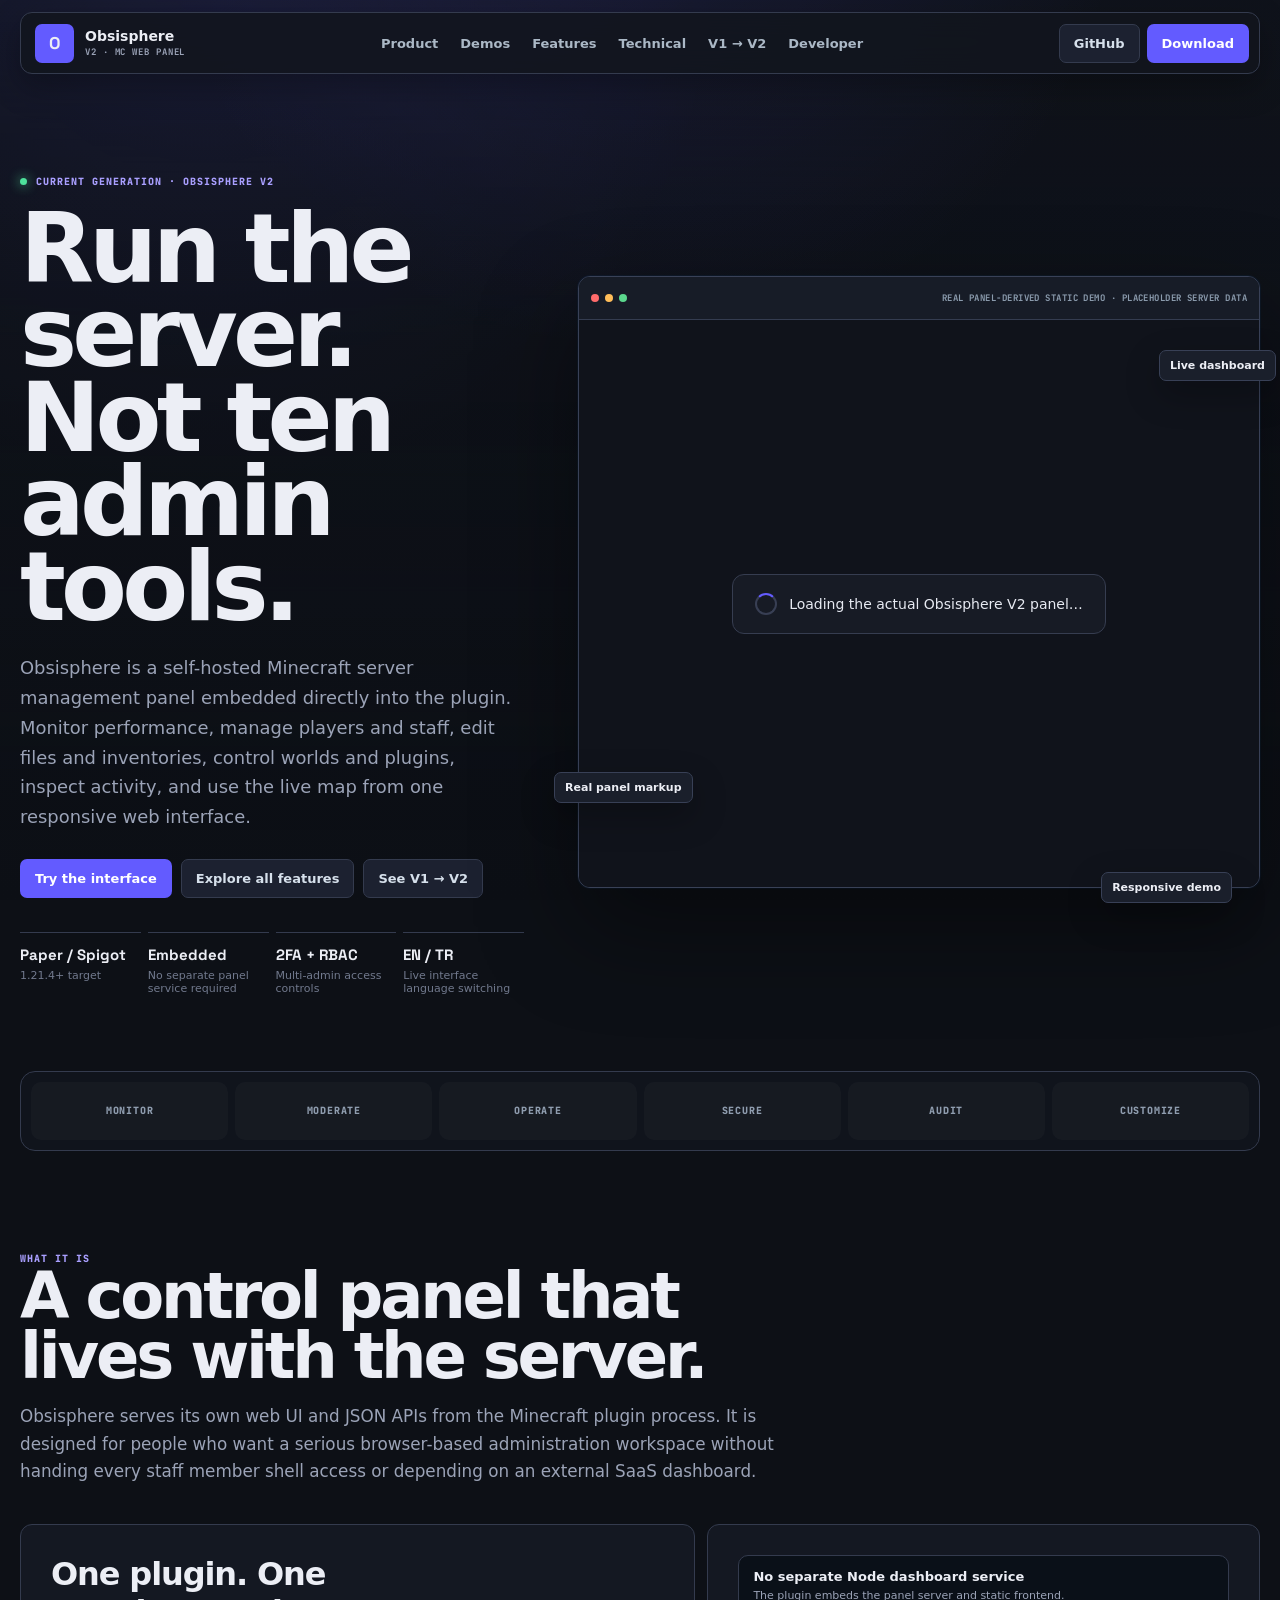
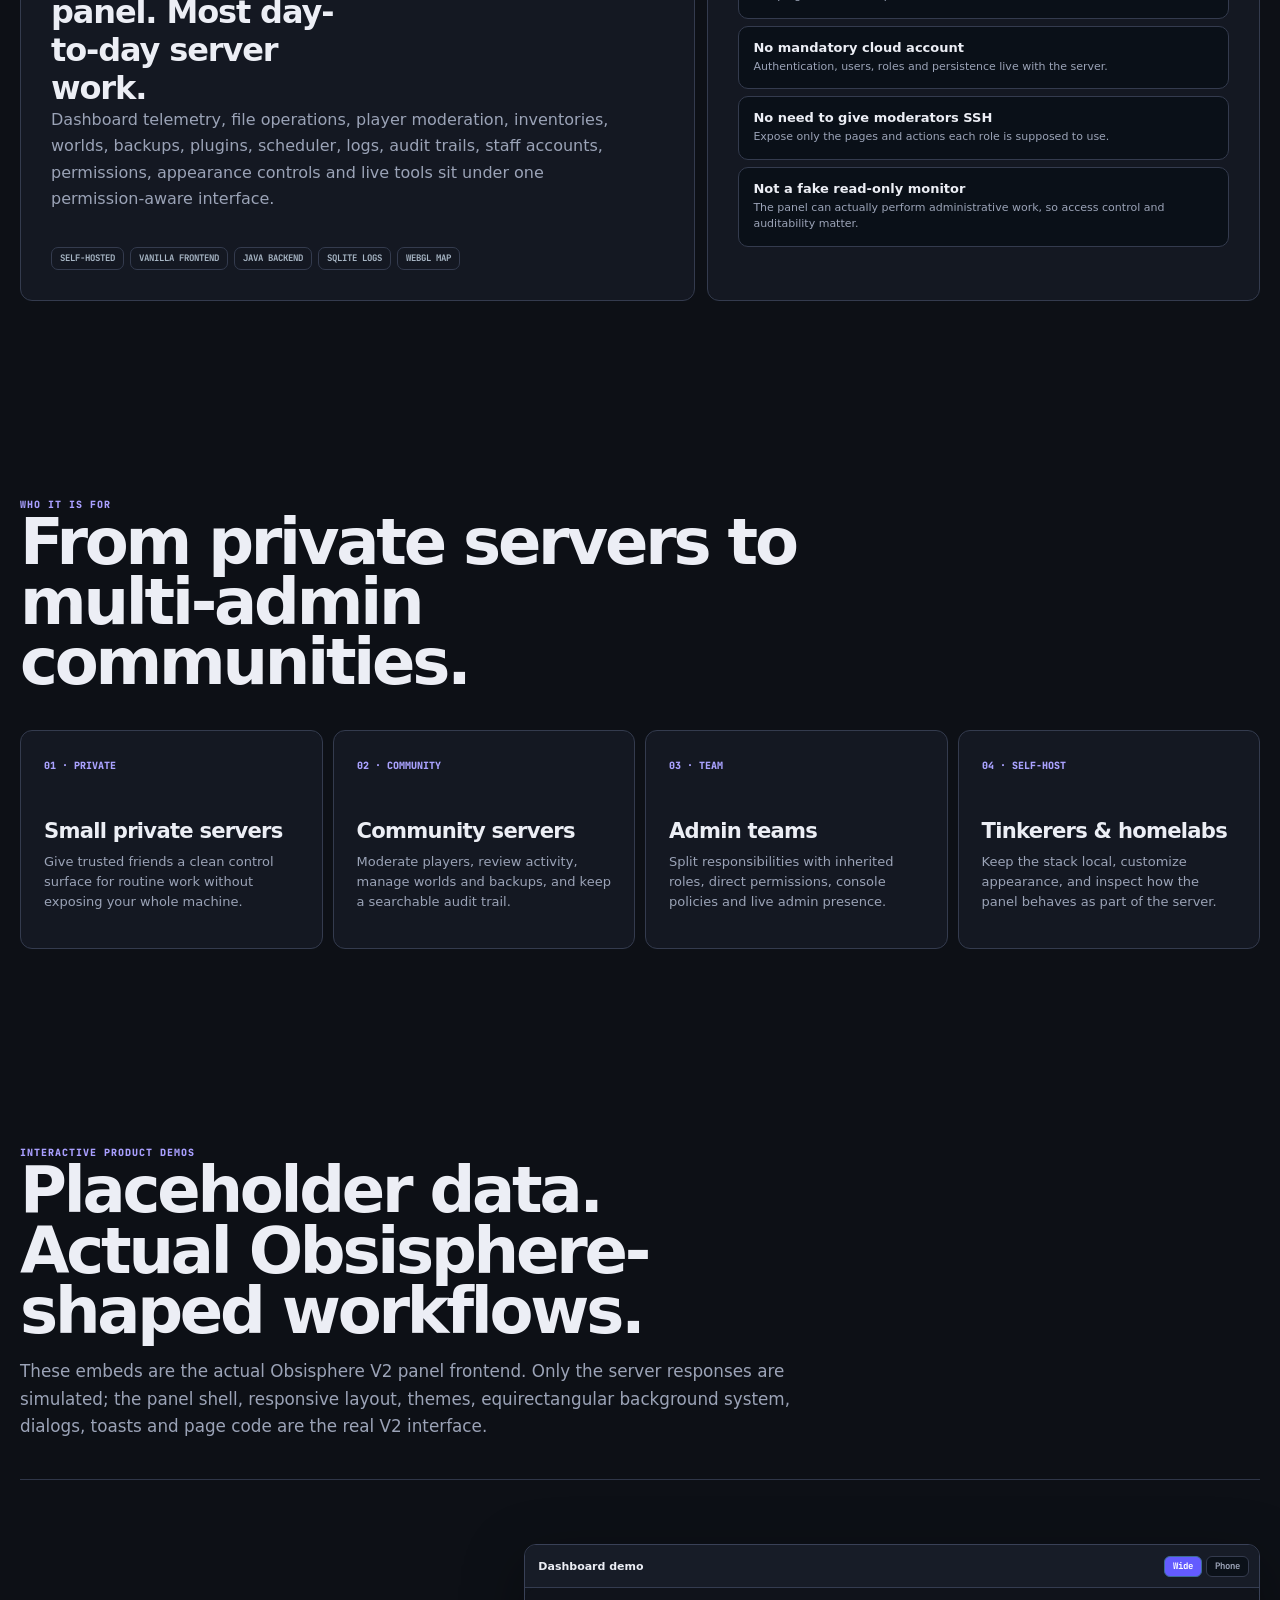
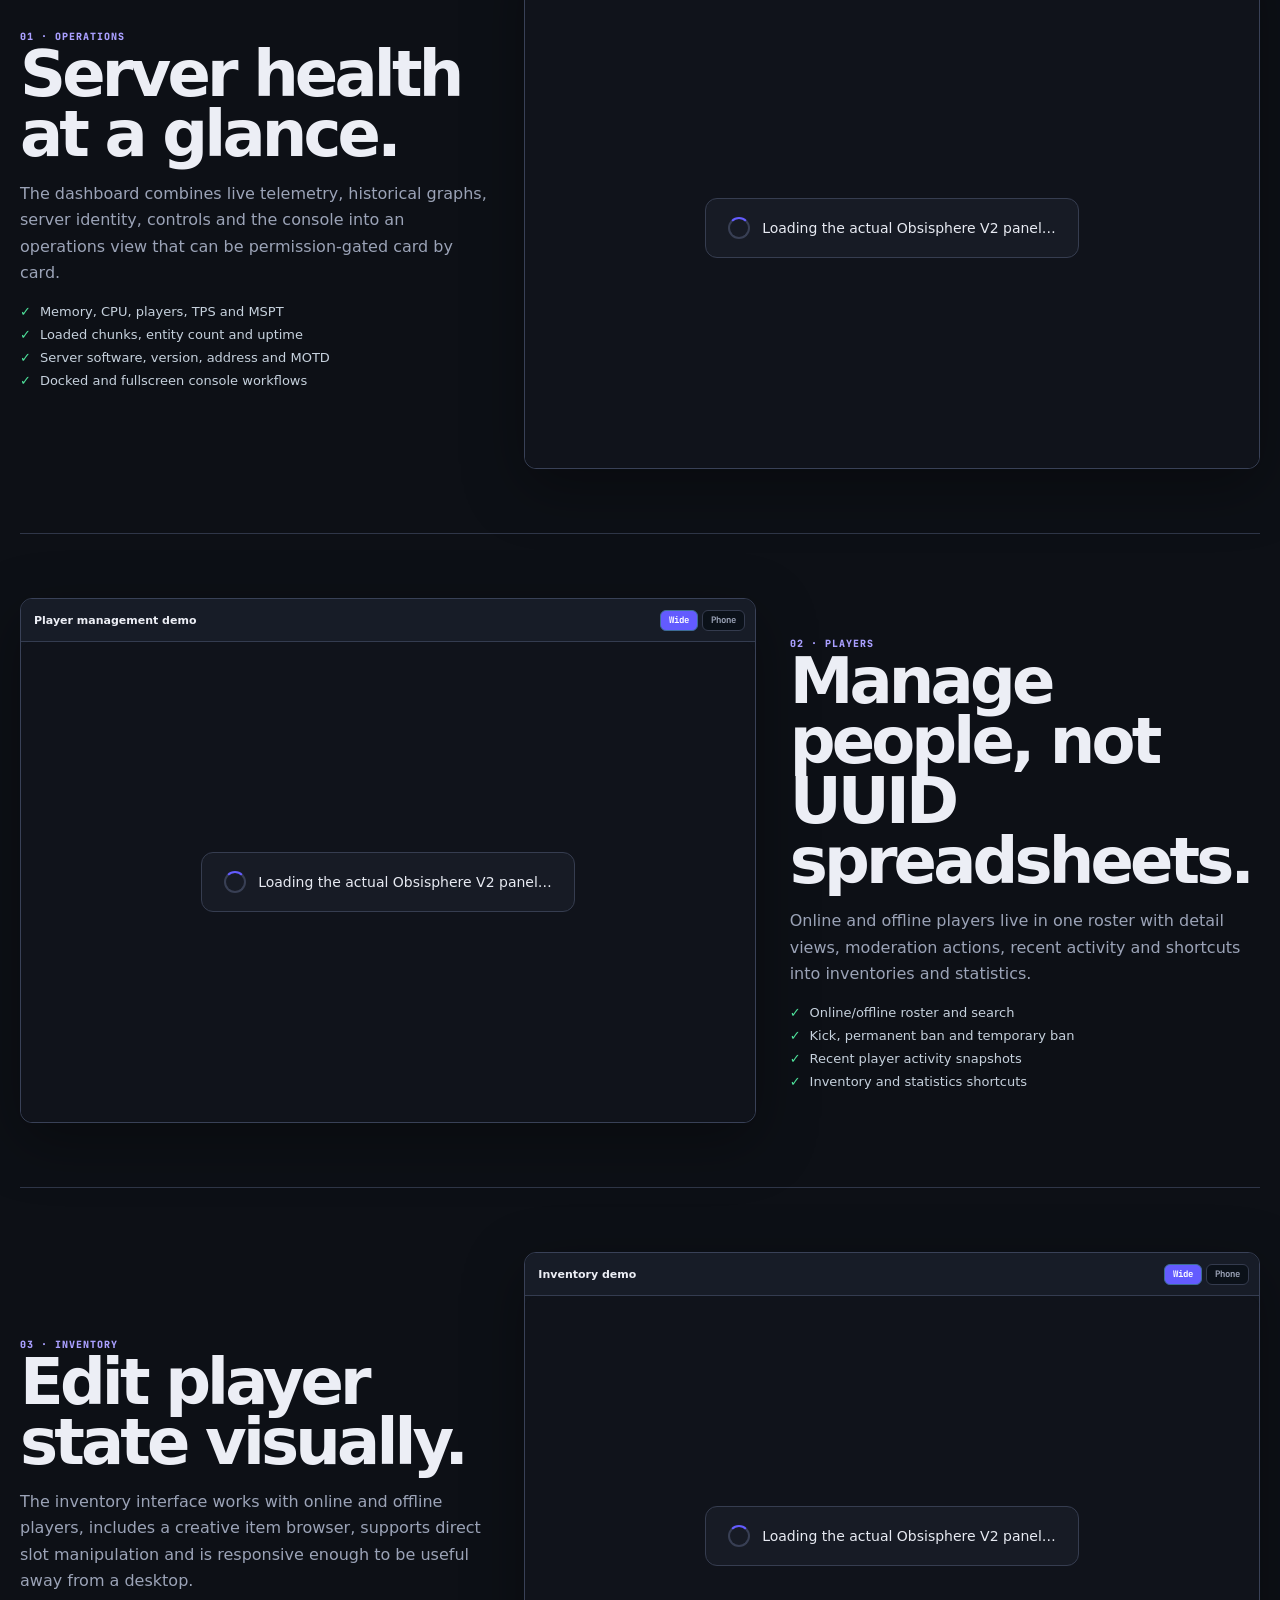
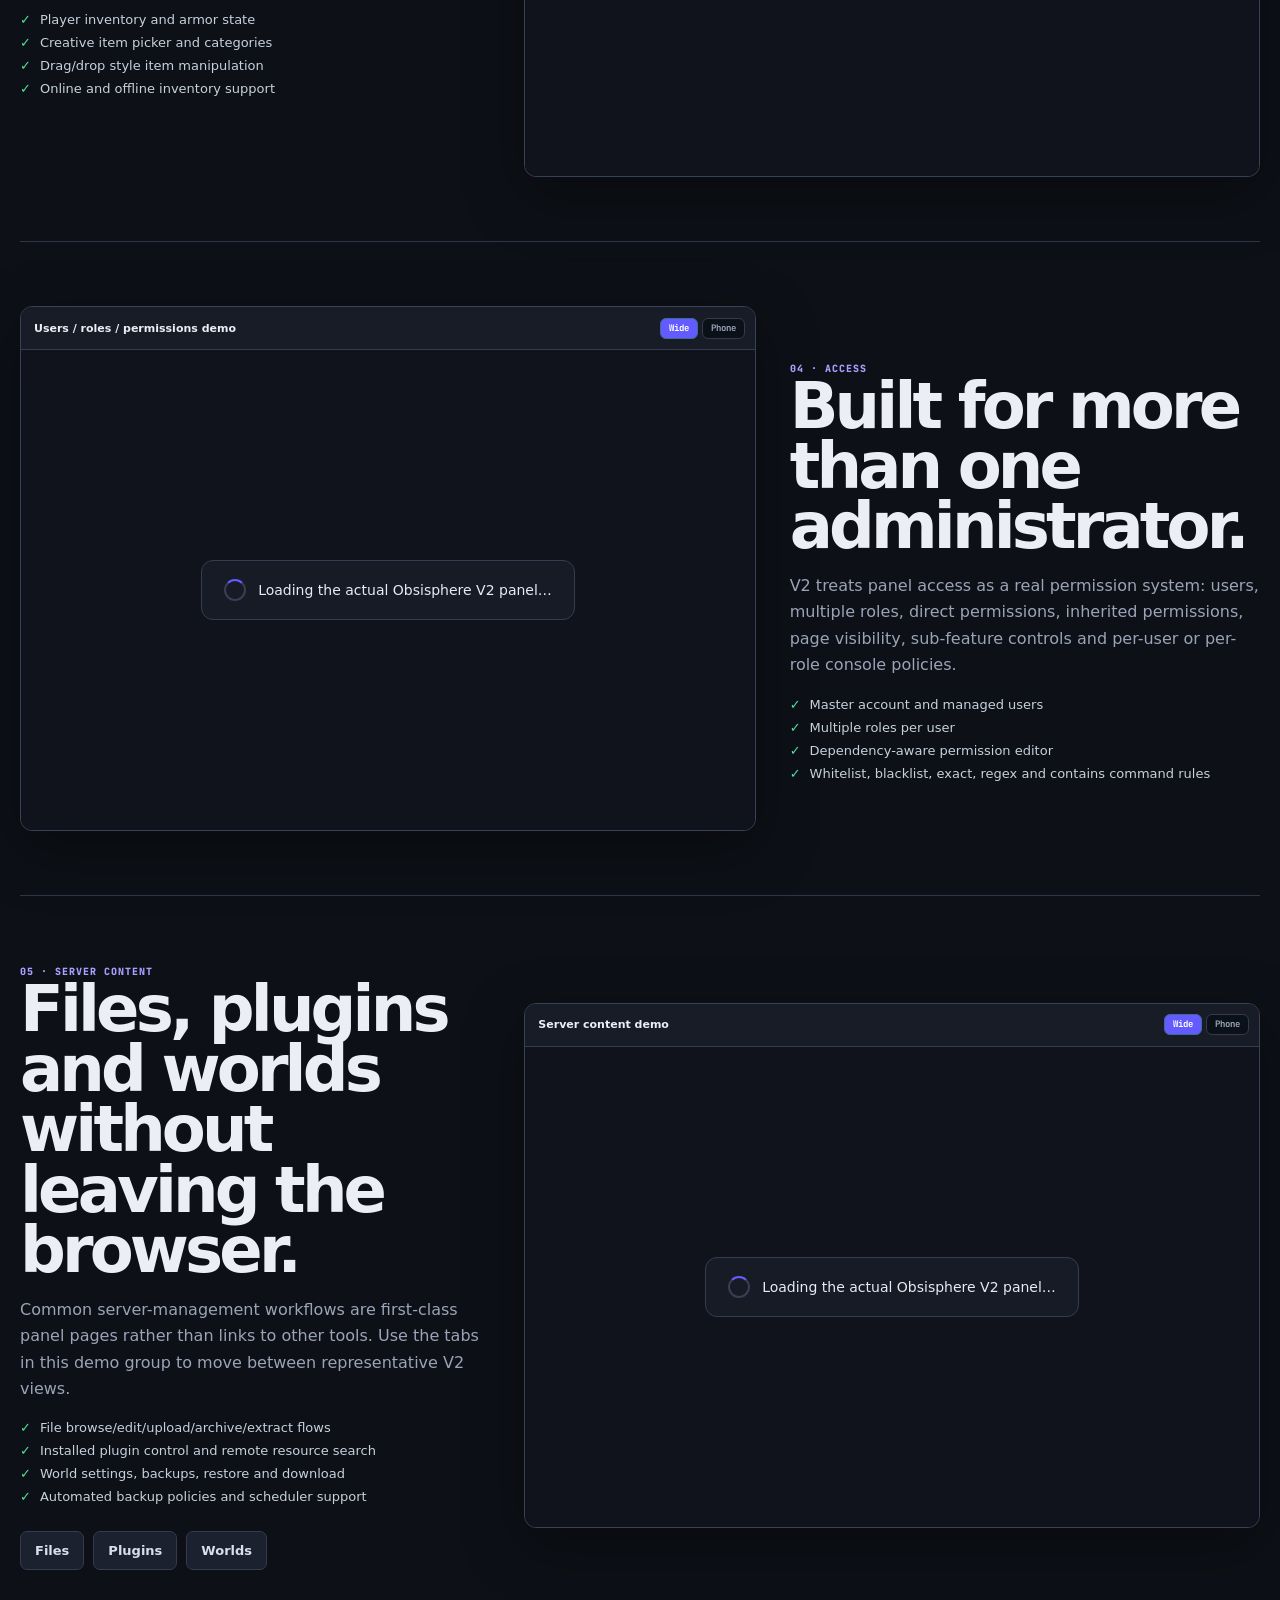
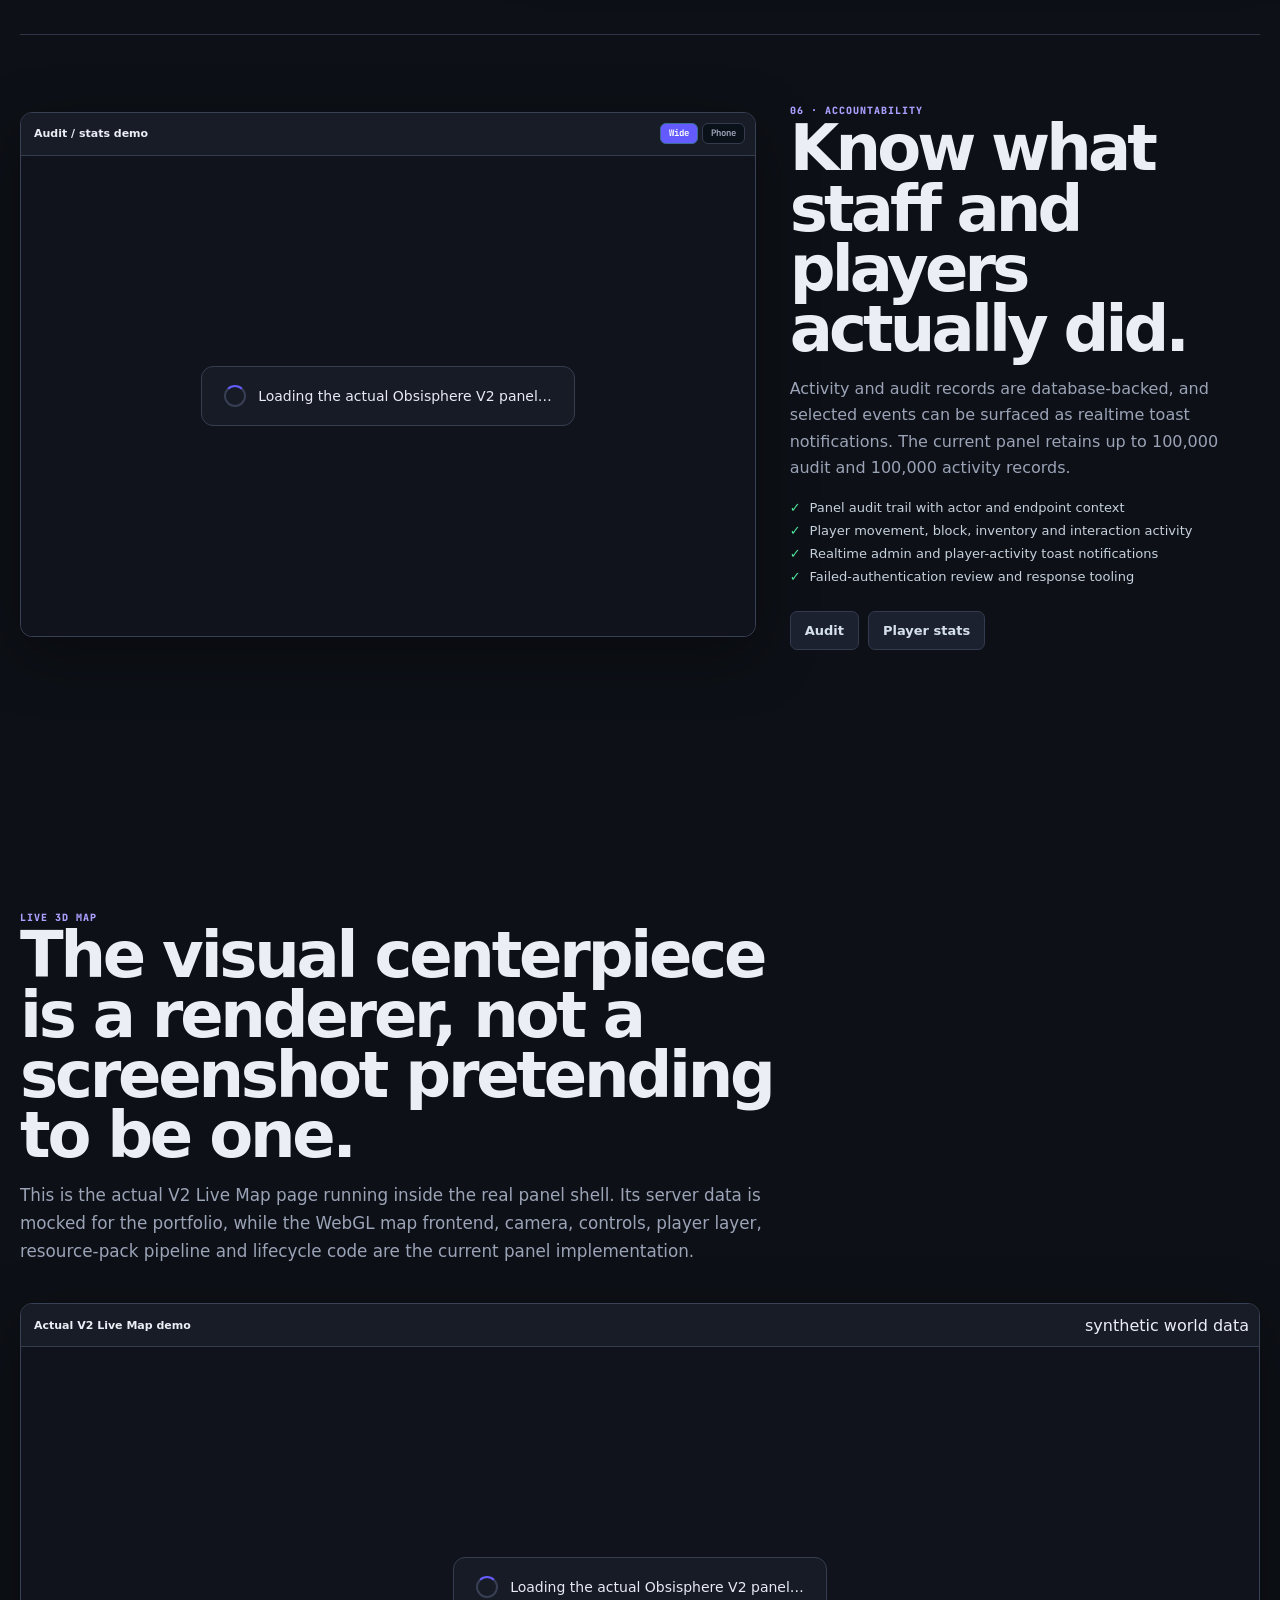
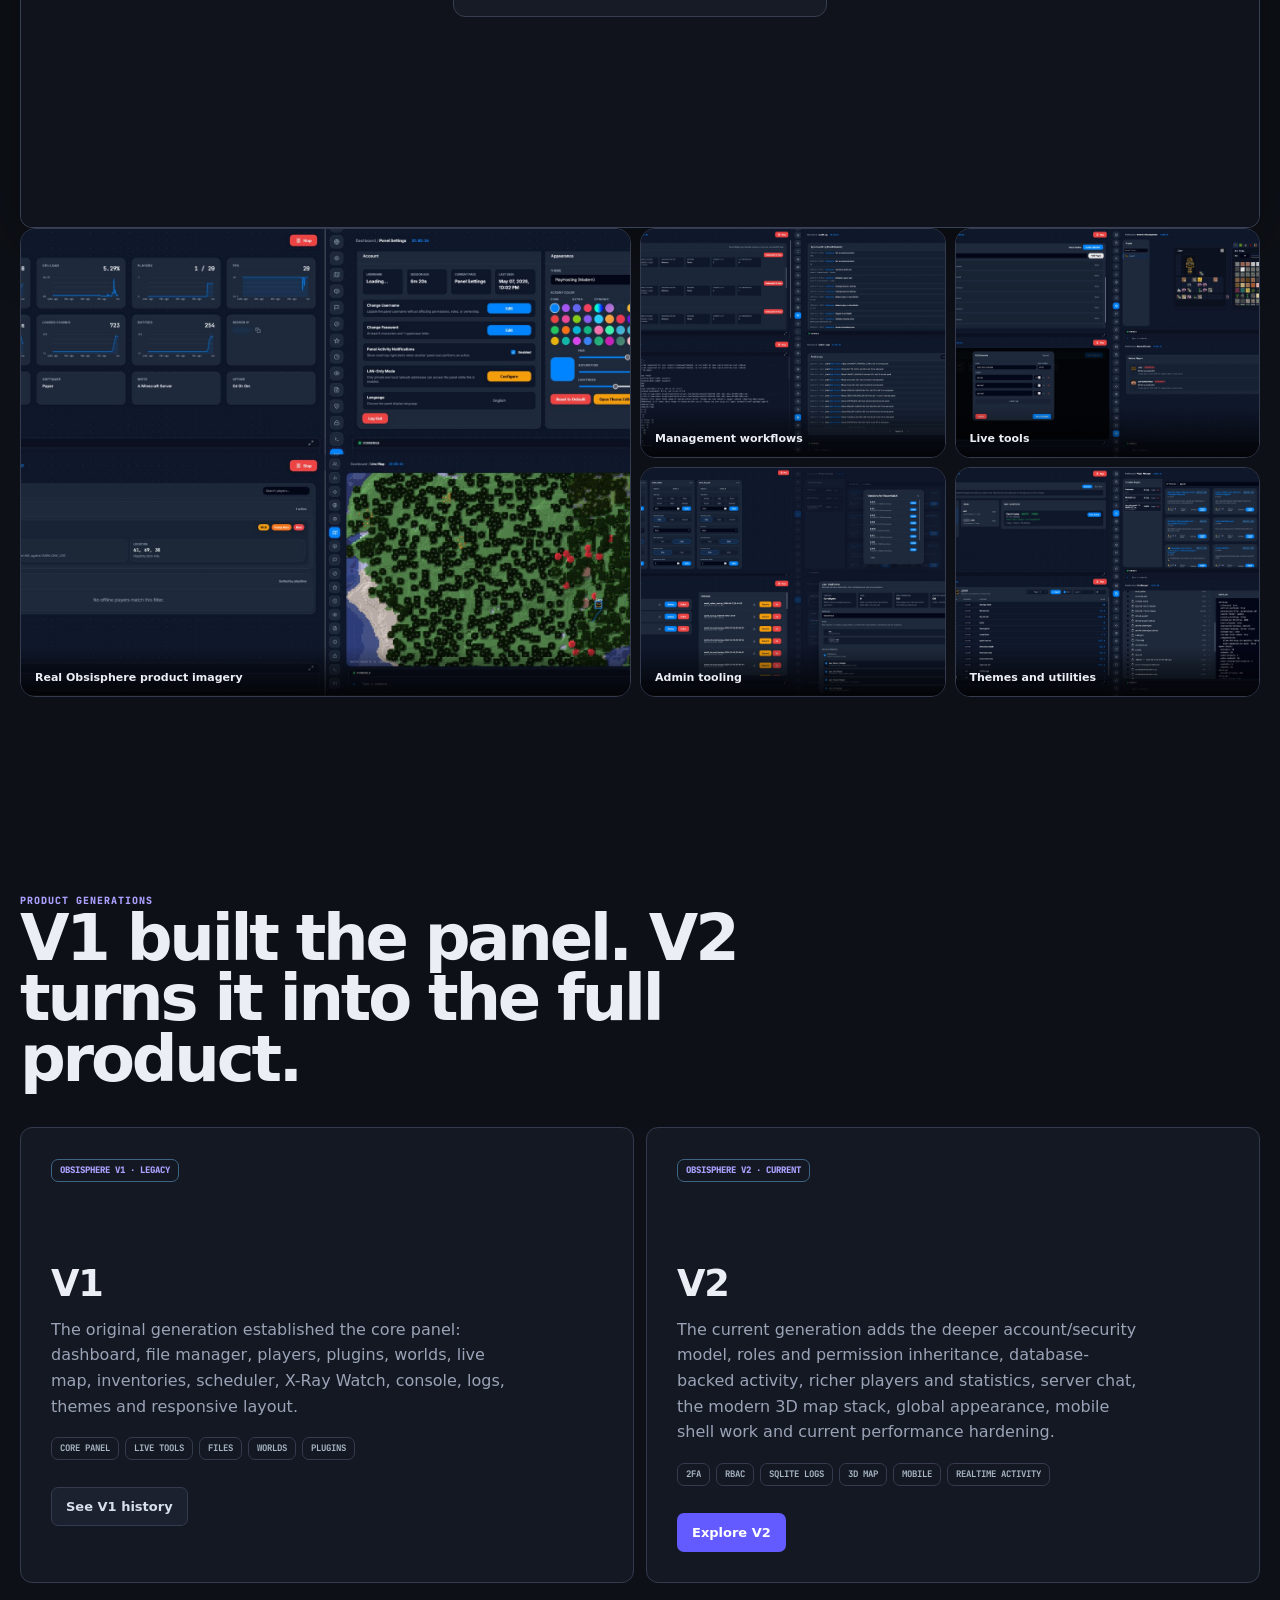
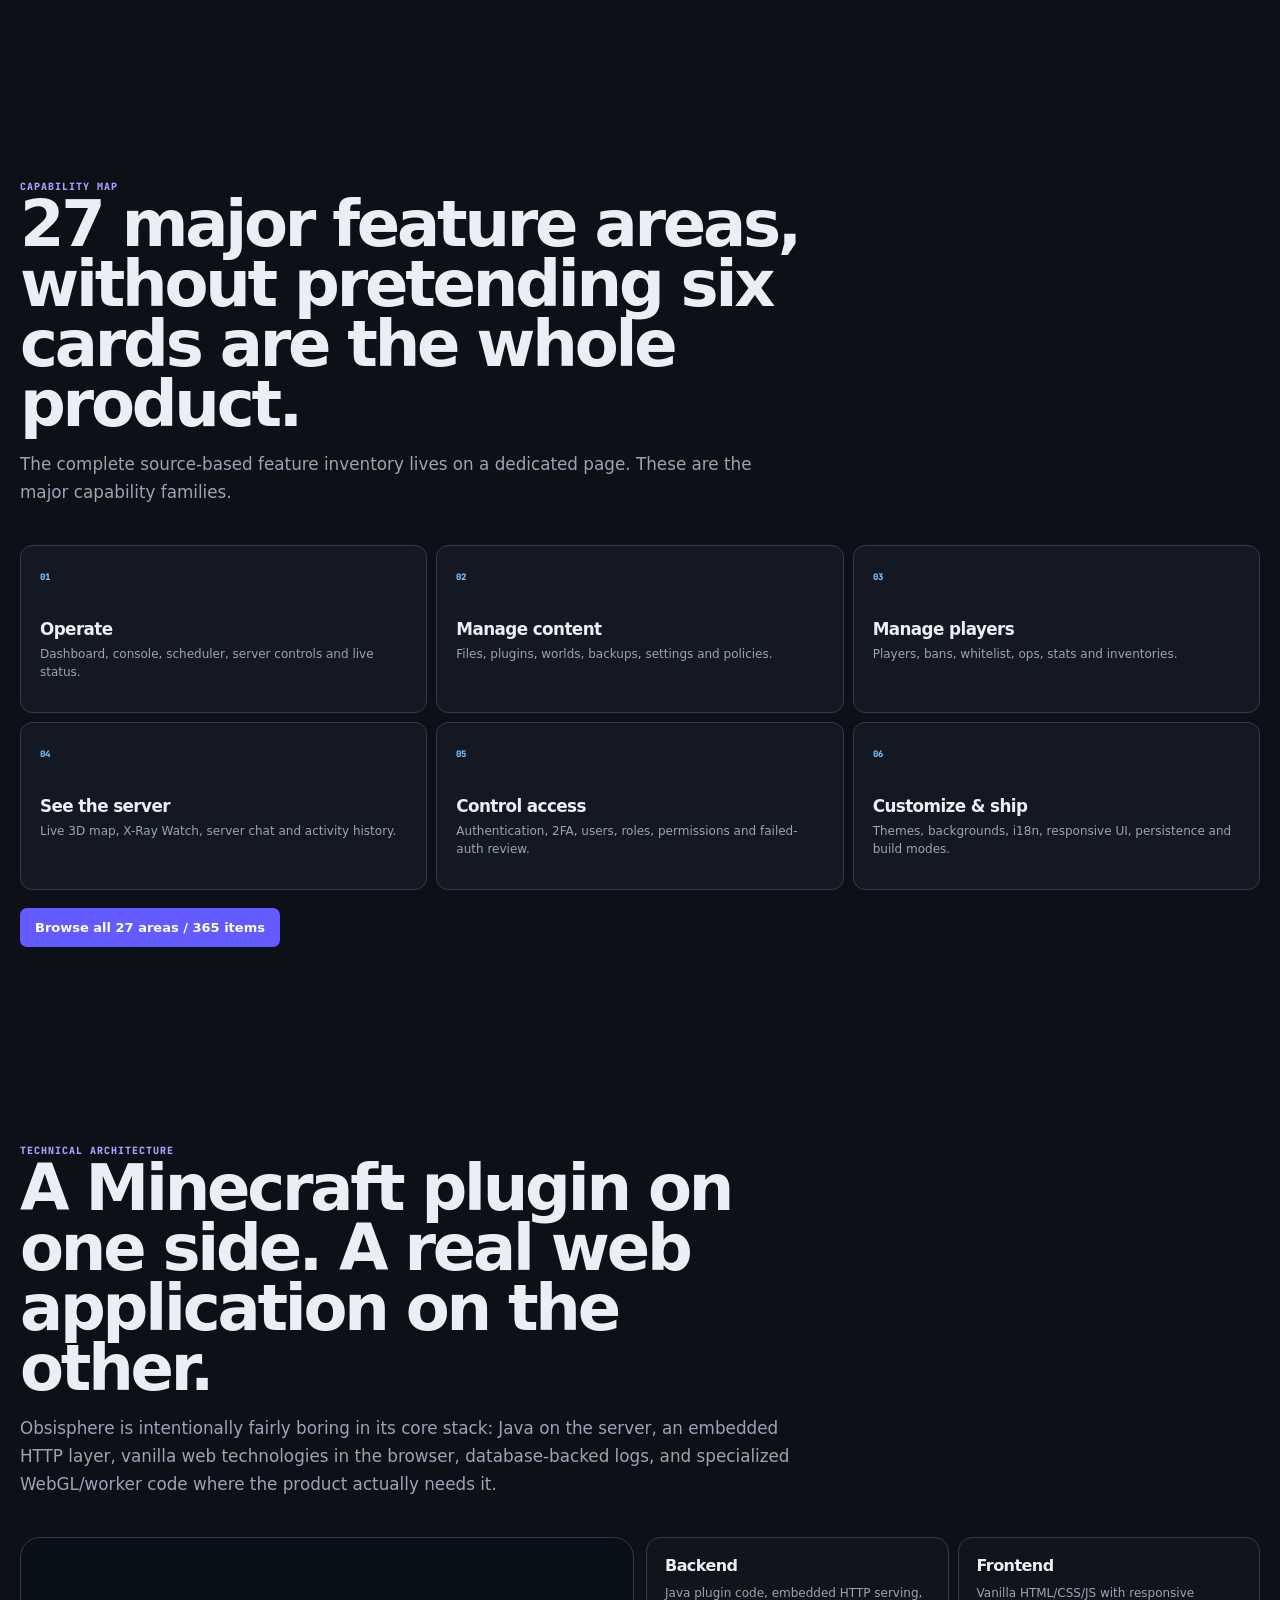
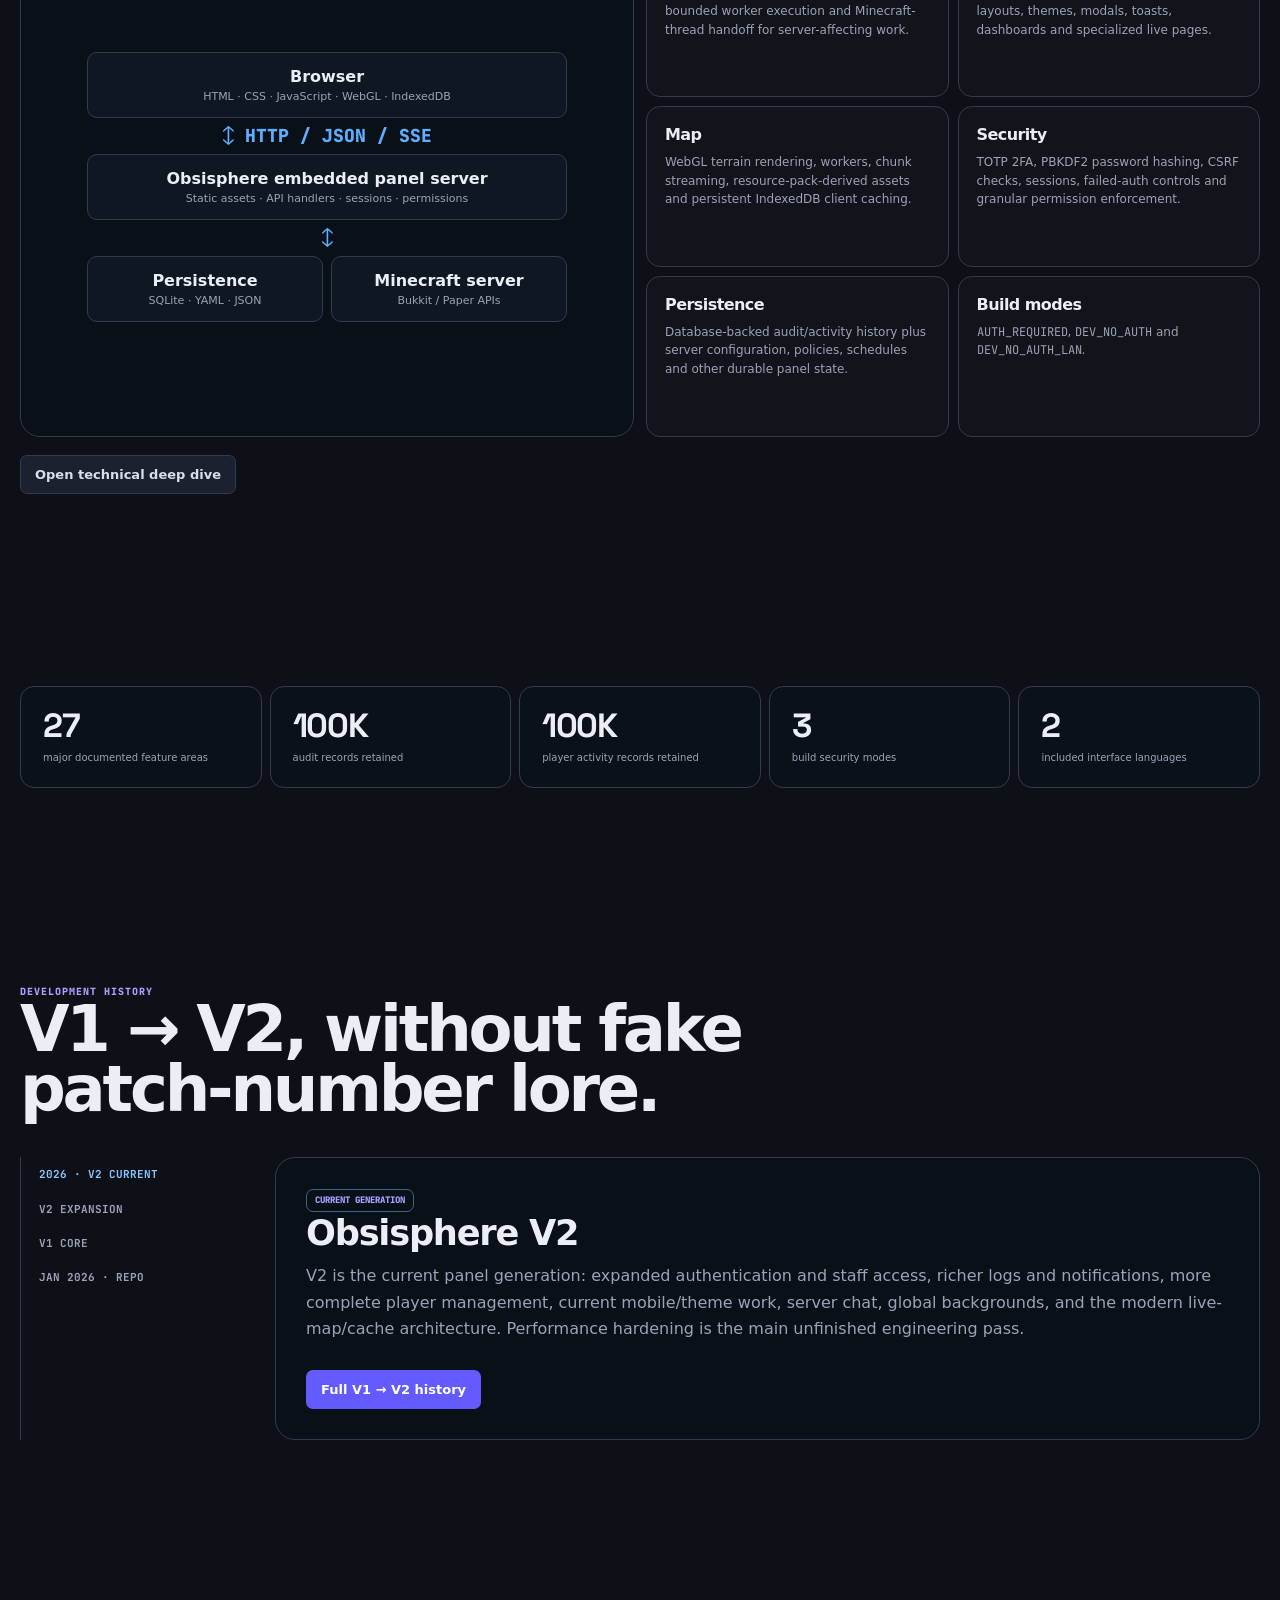
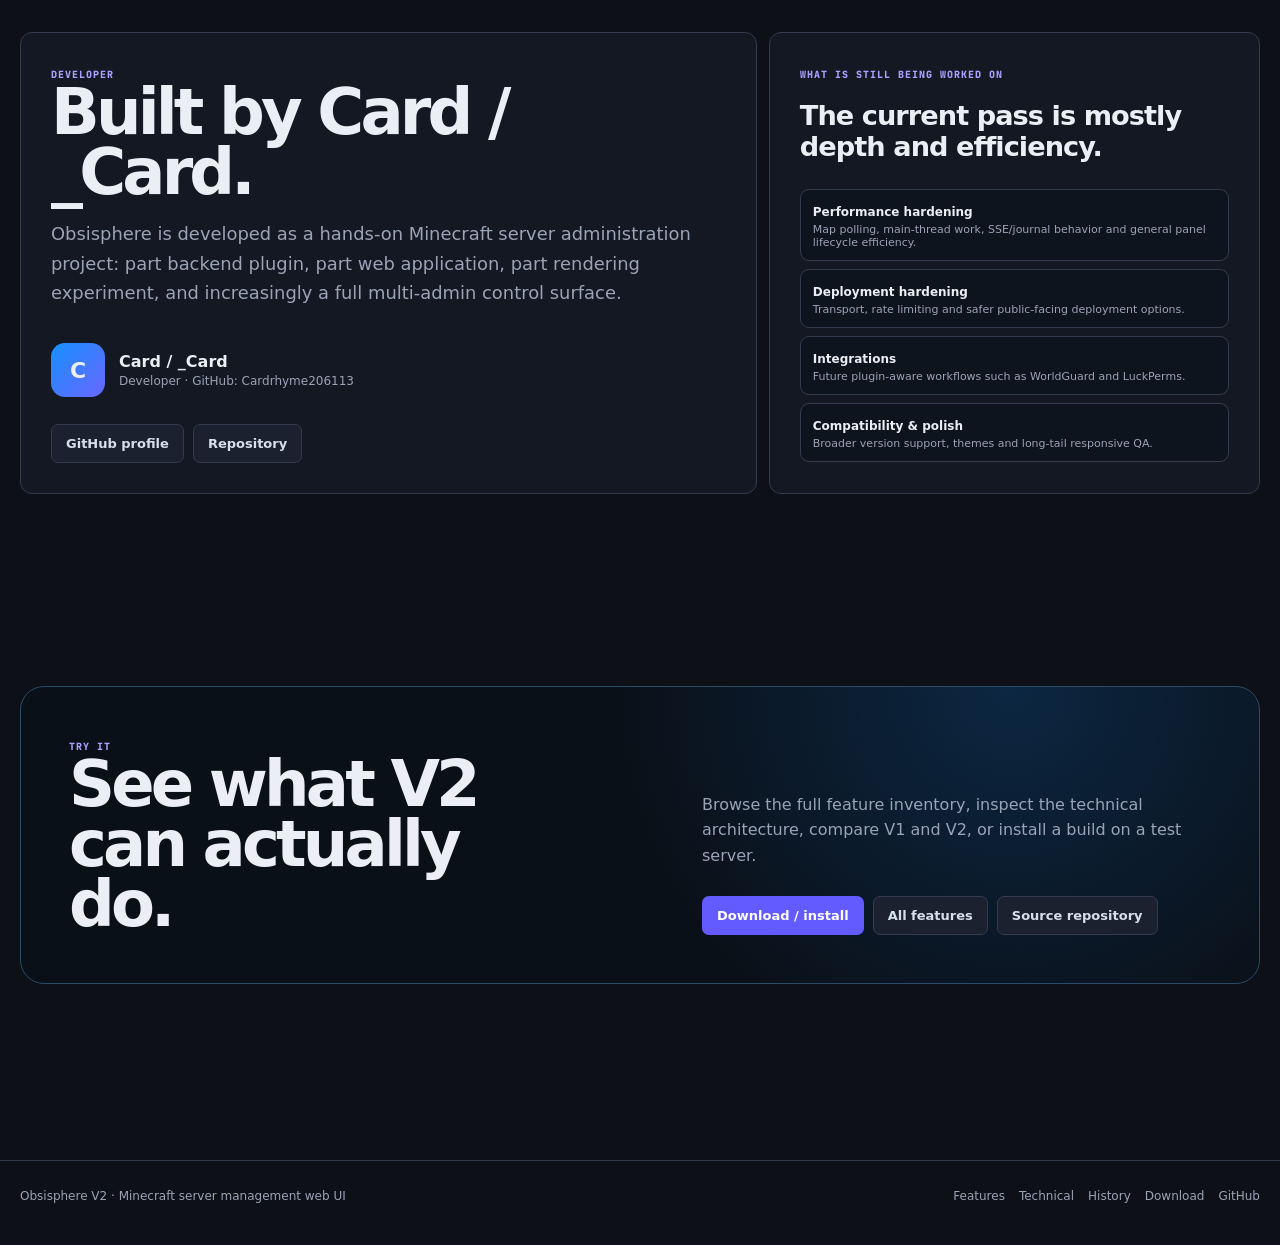
<file: docs/index.html>
<!doctype html>
<html lang="en">
<head>
<meta charset="utf-8"><meta name="viewport" content="width=device-width,initial-scale=1">
<meta name="description" content="Obsisphere V2 is an embedded Minecraft server management panel for Paper and Spigot servers, with live monitoring, players, files, plugins, worlds, backups, inventory tools, audit logs, roles, 2FA and a WebGL map.">
<title>Obsisphere V2 — Minecraft Server Management Panel</title>
<link rel="preconnect" href="https://fonts.googleapis.com"><link rel="preconnect" href="https://fonts.gstatic.com" crossorigin>
<link href="https://fonts.googleapis.com/css2?family=Outfit:wght@400;500;600;700;800;900&family=Space+Grotesk:wght@600;700;800&family=JetBrains+Mono:wght@500;700;800&display=swap" rel="stylesheet">
<link rel="stylesheet" href="styles.css">
</head>
<body>
<header class="site-header">
  <a class="brand" href="index.html"><span class="brand-mark">O</span><span><strong>Obsisphere</strong><small>V2 · MC Web Panel</small></span></a>
  <nav class="nav"><a href="#product">Product</a><a href="#showcases">Demos</a><a href="features.html">Features</a><a href="technical.html">Technical</a><a href="history.html">V1 → V2</a><a href="#developer">Developer</a></nav>
  <div class="header-actions"><a class="btn btn-ghost" href="https://github.com/Cardrhyme206113/Obsisphere">GitHub</a><a class="btn btn-primary" href="download.html">Download</a><button class="mobile-menu" aria-label="Menu">☰</button></div>
</header>
<main>
<section class="wrap hero" id="top">
  <div class="hero-copy reveal"><span class="kicker"><span class="dot"></span>Current generation · Obsisphere V2</span><h1>Run the server. Not ten admin tools.</h1><p class="lede">Obsisphere is a self-hosted Minecraft server management panel embedded directly into the plugin. Monitor performance, manage players and staff, edit files and inventories, control worlds and plugins, inspect activity, and use the live map from one responsive web interface.</p><div class="hero-actions"><a class="btn btn-primary" href="#showcases">Try the interface</a><a class="btn btn-ghost" href="features.html">Explore all features</a><a class="btn btn-ghost" href="history.html">See V1 → V2</a></div><div class="hero-facts"><div class="fact"><strong>Paper / Spigot</strong><span>1.21.4+ target</span></div><div class="fact"><strong>Embedded</strong><span>No separate panel service required</span></div><div class="fact"><strong>2FA + RBAC</strong><span>Multi-admin access controls</span></div><div class="fact"><strong>EN / TR</strong><span>Live interface language switching</span></div></div></div>
  <div class="hero-demo reveal"><div class="demo-window"><div class="demo-chrome"><i></i><i></i><i></i><strong>REAL PANEL-DERIVED STATIC DEMO · PLACEHOLDER SERVER DATA</strong></div><iframe title="Obsisphere dashboard demo" data-lazy-src="demo.html?view=dashboard"></iframe></div><div class="float-tag one">Live dashboard</div><div class="float-tag two">Real panel markup</div><div class="float-tag three">Responsive demo</div></div>
</section>
<div class="wrap trust-strip reveal"><span>Monitor</span><span>Moderate</span><span>Operate</span><span>Secure</span><span>Audit</span><span>Customize</span></div>
<section class="section" id="product"><div class="wrap"><div class="section-heading reveal"><span class="kicker">What it is</span><h2>A control panel that lives with the server.</h2><p>Obsisphere serves its own web UI and JSON APIs from the Minecraft plugin process. It is designed for people who want a serious browser-based administration workspace without handing every staff member shell access or depending on an external SaaS dashboard.</p></div><div class="what-grid"><article class="big-copy reveal"><h3>One plugin. One panel. Most day-to-day server work.</h3><p>Dashboard telemetry, file operations, player moderation, inventories, worlds, backups, plugins, scheduler, logs, audit trails, staff accounts, permissions, appearance controls and live tools sit under one permission-aware interface.</p><div class="mini-specs"><span>SELF-HOSTED</span><span>VANILLA FRONTEND</span><span>JAVA BACKEND</span><span>SQLITE LOGS</span><span>WEBGL MAP</span></div></article><div class="clean-card reveal"><div class="clean-list"><div><strong>No separate Node dashboard service</strong><span>The plugin embeds the panel server and static frontend.</span></div><div><strong>No mandatory cloud account</strong><span>Authentication, users, roles and persistence live with the server.</span></div><div><strong>No need to give moderators SSH</strong><span>Expose only the pages and actions each role is supposed to use.</span></div><div><strong>Not a fake read-only monitor</strong><span>The panel can actually perform administrative work, so access control and auditability matter.</span></div></div></div></div></div></section>
<section class="section"><div class="wrap"><div class="section-heading reveal"><span class="kicker">Who it is for</span><h2>From private servers to multi-admin communities.</h2></div><div class="audience"><article class="audience-card reveal"><span class="num">01 · PRIVATE</span><h3>Small private servers</h3><p>Give trusted friends a clean control surface for routine work without exposing your whole machine.</p></article><article class="audience-card reveal"><span class="num">02 · COMMUNITY</span><h3>Community servers</h3><p>Moderate players, review activity, manage worlds and backups, and keep a searchable audit trail.</p></article><article class="audience-card reveal"><span class="num">03 · TEAM</span><h3>Admin teams</h3><p>Split responsibilities with inherited roles, direct permissions, console policies and live admin presence.</p></article><article class="audience-card reveal"><span class="num">04 · SELF-HOST</span><h3>Tinkerers & homelabs</h3><p>Keep the stack local, customize appearance, and inspect how the panel behaves as part of the server.</p></article></div></div></section>
<section class="section" id="showcases"><div class="wrap"><div class="section-heading reveal"><span class="kicker">Interactive product demos</span><h2>Placeholder data. Actual Obsisphere-shaped workflows.</h2><p>The demos below are static and cannot touch a Minecraft server, but their layout and interaction patterns are derived from the current V2 panel instead of being generic marketing mockups.</p></div>
<div class="showcase"><div class="showcase-copy reveal"><span class="kicker">01 · Operations</span><h2>Server health at a glance.</h2><p>The dashboard combines live telemetry, historical graphs, server identity, controls and the console into an operations view that can be permission-gated card by card.</p><div class="bullets"><span>Memory, CPU, players, TPS and MSPT</span><span>Loaded chunks, entity count and uptime</span><span>Server software, version, address and MOTD</span><span>Docked and fullscreen console workflows</span></div></div><div class="showcase-demo reveal"><div class="demo-toolbar"><strong>Dashboard demo</strong><div class="viewport-switch"><button class="active" data-viewport="wide">Wide</button><button data-viewport="phone">Phone</button></div></div><div class="frame-stage"><iframe title="Dashboard showcase" data-lazy-src="demo.html?view=dashboard"></iframe></div></div></div>
<div class="showcase reverse"><div class="showcase-copy reveal"><span class="kicker">02 · Players</span><h2>Manage people, not UUID spreadsheets.</h2><p>Online and offline players live in one roster with detail views, moderation actions, recent activity and shortcuts into inventories and statistics.</p><div class="bullets"><span>Online/offline roster and search</span><span>Kick, permanent ban and temporary ban</span><span>Recent player activity snapshots</span><span>Inventory and statistics shortcuts</span></div></div><div class="showcase-demo reveal"><div class="demo-toolbar"><strong>Player management demo</strong><div class="viewport-switch"><button class="active" data-viewport="wide">Wide</button><button data-viewport="phone">Phone</button></div></div><div class="frame-stage"><iframe title="Players showcase" data-lazy-src="demo.html?view=players"></iframe></div></div></div>
<div class="showcase"><div class="showcase-copy reveal"><span class="kicker">03 · Inventory</span><h2>Edit player state visually.</h2><p>The inventory interface works with online and offline players, includes a creative item browser, supports direct slot manipulation and is responsive enough to be useful away from a desktop.</p><div class="bullets"><span>Player inventory and armor state</span><span>Creative item picker and categories</span><span>Drag/drop style item manipulation</span><span>Online and offline inventory support</span></div></div><div class="showcase-demo reveal"><div class="demo-toolbar"><strong>Inventory demo</strong><div class="viewport-switch"><button class="active" data-viewport="wide">Wide</button><button data-viewport="phone">Phone</button></div></div><div class="frame-stage"><iframe title="Inventory showcase" data-lazy-src="demo.html?view=inventory"></iframe></div></div></div>
<div class="showcase reverse"><div class="showcase-copy reveal"><span class="kicker">04 · Access</span><h2>Built for more than one administrator.</h2><p>V2 treats panel access as a real permission system: users, multiple roles, direct permissions, inherited permissions, page visibility, sub-feature controls and per-user or per-role console policies.</p><div class="bullets"><span>Master account and managed users</span><span>Multiple roles per user</span><span>Dependency-aware permission editor</span><span>Whitelist, blacklist, exact, regex and contains command rules</span></div></div><div class="showcase-demo reveal"><div class="demo-toolbar"><strong>Users / roles / permissions demo</strong><div class="viewport-switch"><button class="active" data-viewport="wide">Wide</button><button data-viewport="phone">Phone</button></div></div><div class="frame-stage"><iframe title="Users and roles showcase" data-lazy-src="demo.html?view=users"></iframe></div></div></div>
<div class="showcase"><div class="showcase-copy reveal"><span class="kicker">05 · Server content</span><h2>Files, plugins and worlds without leaving the browser.</h2><p>Common server-management workflows are first-class panel pages rather than links to other tools. Use the tabs in this demo group to move between representative V2 views.</p><div class="bullets"><span>File browse/edit/upload/archive/extract flows</span><span>Installed plugin control and remote resource search</span><span>World settings, backups, restore and download</span><span>Automated backup policies and scheduler support</span></div><div class="hero-actions"><button class="btn btn-ghost" data-demo-view="files" data-target="#ops-demo">Files</button><button class="btn btn-ghost" data-demo-view="plugins" data-target="#ops-demo">Plugins</button><button class="btn btn-ghost" data-demo-view="worlds" data-target="#ops-demo">Worlds</button></div></div><div class="showcase-demo reveal"><div class="demo-toolbar"><strong>Server content demo</strong><div class="viewport-switch"><button class="active" data-viewport="wide">Wide</button><button data-viewport="phone">Phone</button></div></div><div class="frame-stage"><iframe id="ops-demo" title="Server content showcase" data-lazy-src="demo.html?view=files"></iframe></div></div></div>
<div class="showcase reverse"><div class="showcase-copy reveal"><span class="kicker">06 · Accountability</span><h2>Know what staff and players actually did.</h2><p>Activity and audit records are database-backed, and selected events can be surfaced as realtime toast notifications. The current panel retains up to 100,000 audit and 100,000 activity records.</p><div class="bullets"><span>Panel audit trail with actor and endpoint context</span><span>Player movement, block, inventory and interaction activity</span><span>Realtime admin and player-activity toast notifications</span><span>Failed-authentication review and response tooling</span></div><div class="hero-actions"><button class="btn btn-ghost" data-demo-view="audit" data-target="#audit-demo">Audit</button><button class="btn btn-ghost" data-demo-view="stats" data-target="#audit-demo">Player stats</button></div></div><div class="showcase-demo reveal"><div class="demo-toolbar"><strong>Audit / stats demo</strong><div class="viewport-switch"><button class="active" data-viewport="wide">Wide</button><button data-viewport="phone">Phone</button></div></div><div class="frame-stage"><iframe id="audit-demo" title="Audit and statistics showcase" data-lazy-src="demo.html?view=audit"></iframe></div></div></div>
</div></section>
<section class="section"><div class="wrap"><div class="section-heading reveal"><span class="kicker">Live 3D map</span><h2>The visual centerpiece is a renderer, not a screenshot pretending to be one.</h2><p>V2’s map is a WebGL terrain viewer with streamed Minecraft chunk data, player tracking, entities, resource-pack-derived assets and browser caching. The website does not fake the full renderer: the interactive portfolio demos focus on standalone UI flows, while real product imagery below shows the panel itself.</p></div><div class="gallery reveal"><figure><img src="1.jpg" alt="Obsisphere real product screenshot"><figcaption>Real Obsisphere product imagery</figcaption></figure><figure><img src="2.jpg" alt="Obsisphere product screenshot"><figcaption>Management workflows</figcaption></figure><figure><img src="3.jpg" alt="Obsisphere product screenshot"><figcaption>Live tools</figcaption></figure><figure><img src="4.jpg" alt="Obsisphere product screenshot"><figcaption>Admin tooling</figcaption></figure><figure><img src="5.jpg" alt="Obsisphere product screenshot"><figcaption>Themes and utilities</figcaption></figure></div></div></section>
<section class="section"><div class="wrap"><div class="section-heading reveal"><span class="kicker">Product generations</span><h2>V1 built the panel. V2 turns it into the full product.</h2></div><div class="product-grid"><article class="product-card reveal"><span class="version-pill">OBSISPHERE V1 · LEGACY</span><h3>V1</h3><p>The original generation established the core panel: dashboard, file manager, players, plugins, worlds, live map, inventories, scheduler, X-Ray Watch, console, logs, themes and responsive layout.</p><div class="mini-specs"><span>CORE PANEL</span><span>LIVE TOOLS</span><span>FILES</span><span>WORLDS</span><span>PLUGINS</span></div><div class="hero-actions"><a class="btn btn-ghost" href="history.html#v1">See V1 history</a></div></article><article class="product-card current reveal"><span class="version-pill">OBSISPHERE V2 · CURRENT</span><h3>V2</h3><p>The current generation adds the deeper account/security model, roles and permission inheritance, database-backed activity, richer players and statistics, server chat, the modern 3D map stack, global appearance, mobile shell work and current performance hardening.</p><div class="mini-specs"><span>2FA</span><span>RBAC</span><span>SQLITE LOGS</span><span>3D MAP</span><span>MOBILE</span><span>REALTIME ACTIVITY</span></div><div class="hero-actions"><a class="btn btn-primary" href="features.html">Explore V2</a></div></article></div></div></section>
<section class="section"><div class="wrap"><div class="section-heading reveal"><span class="kicker">Capability map</span><h2>27 major feature areas, without pretending six cards are the whole product.</h2><p>The complete source-based feature inventory lives on a dedicated page. These are the major capability families.</p></div><div class="feature-preview reveal"><article class="feature-card"><span>01</span><h3>Operate</h3><p>Dashboard, console, scheduler, server controls and live status.</p></article><article class="feature-card"><span>02</span><h3>Manage content</h3><p>Files, plugins, worlds, backups, settings and policies.</p></article><article class="feature-card"><span>03</span><h3>Manage players</h3><p>Players, bans, whitelist, ops, stats and inventories.</p></article><article class="feature-card"><span>04</span><h3>See the server</h3><p>Live 3D map, X-Ray Watch, server chat and activity history.</p></article><article class="feature-card"><span>05</span><h3>Control access</h3><p>Authentication, 2FA, users, roles, permissions and failed-auth review.</p></article><article class="feature-card"><span>06</span><h3>Customize & ship</h3><p>Themes, backgrounds, i18n, responsive UI, persistence and build modes.</p></article></div><div class="hero-actions" style="margin-top:18px"><a class="btn btn-primary" href="features.html">Browse all 27 areas / 365 items</a></div></div></section>
<section class="section"><div class="wrap"><div class="section-heading reveal"><span class="kicker">Technical architecture</span><h2>A Minecraft plugin on one side. A real web application on the other.</h2><p>Obsisphere is intentionally fairly boring in its core stack: Java on the server, an embedded HTTP layer, vanilla web technologies in the browser, database-backed logs, and specialized WebGL/worker code where the product actually needs it.</p></div><div class="architecture"><div class="arch-diagram reveal"><div class="arch-stack"><div class="arch-node"><strong>Browser</strong><span>HTML · CSS · JavaScript · WebGL · IndexedDB</span></div><div class="arch-arrow">↕ HTTP / JSON / SSE</div><div class="arch-node"><strong>Obsisphere embedded panel server</strong><span>Static assets · API handlers · sessions · permissions</span></div><div class="arch-arrow">↕</div><div class="arch-split"><div class="arch-node"><strong>Persistence</strong><span>SQLite · YAML · JSON</span></div><div class="arch-node"><strong>Minecraft server</strong><span>Bukkit / Paper APIs</span></div></div></div></div><div class="tech-cards reveal"><article class="tech-card"><h3>Backend</h3><p>Java plugin code, embedded HTTP serving, bounded worker execution and Minecraft-thread handoff for server-affecting work.</p></article><article class="tech-card"><h3>Frontend</h3><p>Vanilla HTML/CSS/JS with responsive layouts, themes, modals, toasts, dashboards and specialized live pages.</p></article><article class="tech-card"><h3>Map</h3><p>WebGL terrain rendering, workers, chunk streaming, resource-pack-derived assets and persistent IndexedDB client caching.</p></article><article class="tech-card"><h3>Security</h3><p>TOTP 2FA, PBKDF2 password hashing, CSRF checks, sessions, failed-auth controls and granular permission enforcement.</p></article><article class="tech-card"><h3>Persistence</h3><p>Database-backed audit/activity history plus server configuration, policies, schedules and other durable panel state.</p></article><article class="tech-card"><h3>Build modes</h3><p><span class="mono">AUTH_REQUIRED</span>, <span class="mono">DEV_NO_AUTH</span> and <span class="mono">DEV_NO_AUTH_LAN</span>.</p></article></div></div><div class="hero-actions" style="margin-top:18px"><a class="btn btn-ghost" href="technical.html">Open technical deep dive</a></div></div></section>
<section class="section"><div class="wrap"><div class="metric-grid reveal"><div class="metric-box"><strong>27</strong><span>major documented feature areas</span></div><div class="metric-box"><strong>100K</strong><span>audit records retained</span></div><div class="metric-box"><strong>100K</strong><span>player activity records retained</span></div><div class="metric-box"><strong>3</strong><span>build security modes</span></div><div class="metric-box"><strong>2</strong><span>included interface languages</span></div></div></div></section>
<section class="section"><div class="wrap"><div class="section-heading reveal"><span class="kicker">Development history</span><h2>V1 → V2, without fake patch-number lore.</h2></div><div class="history-preview"><div class="history-rail reveal"><div class="active">2026 · V2 CURRENT</div><div>V2 EXPANSION</div><div>V1 CORE</div><div>JAN 2026 · REPO</div></div><article class="history-story reveal"><span class="version-pill">CURRENT GENERATION</span><h3>Obsisphere V2</h3><p>V2 is the current panel generation: expanded authentication and staff access, richer logs and notifications, more complete player management, current mobile/theme work, server chat, global backgrounds, and the modern live-map/cache architecture. Performance hardening is the main unfinished engineering pass.</p><div class="hero-actions"><a class="btn btn-primary" href="history.html">Full V1 → V2 history</a></div></article></div></div></section>
<section class="section" id="developer"><div class="wrap developer"><article class="developer-card reveal"><span class="kicker">Developer</span><h2>Built by Card / _Card.</h2><p class="lede">Obsisphere is developed as a hands-on Minecraft server administration project: part backend plugin, part web application, part rendering experiment, and increasingly a full multi-admin control surface.</p><div class="dev-id"><div class="dev-avatar">C</div><div><strong>Card / _Card</strong><span>Developer · GitHub: Cardrhyme206113</span></div></div><div class="hero-actions"><a class="btn btn-ghost" href="https://github.com/Cardrhyme206113">GitHub profile</a><a class="btn btn-ghost" href="https://github.com/Cardrhyme206113/Obsisphere">Repository</a></div></article><article class="roadmap-card reveal"><span class="kicker">What is still being worked on</span><h3 style="font-size:1.7rem;margin-top:18px">The current pass is mostly depth and efficiency.</h3><div class="roadmap-list"><div><strong>Performance hardening</strong><span>Map polling, main-thread work, SSE/journal behavior and general panel lifecycle efficiency.</span></div><div><strong>Deployment hardening</strong><span>Transport, rate limiting and safer public-facing deployment options.</span></div><div><strong>Integrations</strong><span>Future plugin-aware workflows such as WorldGuard and LuckPerms.</span></div><div><strong>Compatibility & polish</strong><span>Broader version support, themes and long-tail responsive QA.</span></div></div></article></div></section>
<section class="section"><div class="wrap cta reveal"><div><span class="kicker">Try it</span><h2>See what V2 can actually do.</h2></div><div><p>Browse the full feature inventory, inspect the technical architecture, compare V1 and V2, or install a build on a test server.</p><div class="hero-actions"><a class="btn btn-primary" href="download.html">Download / install</a><a class="btn btn-ghost" href="features.html">All features</a><a class="btn btn-ghost" href="https://github.com/Cardrhyme206113/Obsisphere">Source repository</a></div></div></div></section>
</main>
<footer class="footer"><div class="wrap footer-inner"><span>Obsisphere V2 · Minecraft server management web UI</span><div class="footer-links"><a href="features.html">Features</a><a href="technical.html">Technical</a><a href="history.html">History</a><a href="download.html">Download</a><a href="https://github.com/Cardrhyme206113/Obsisphere">GitHub</a></div></div></footer>
<script src="script.js"></script>
</body>
</html>
</file>
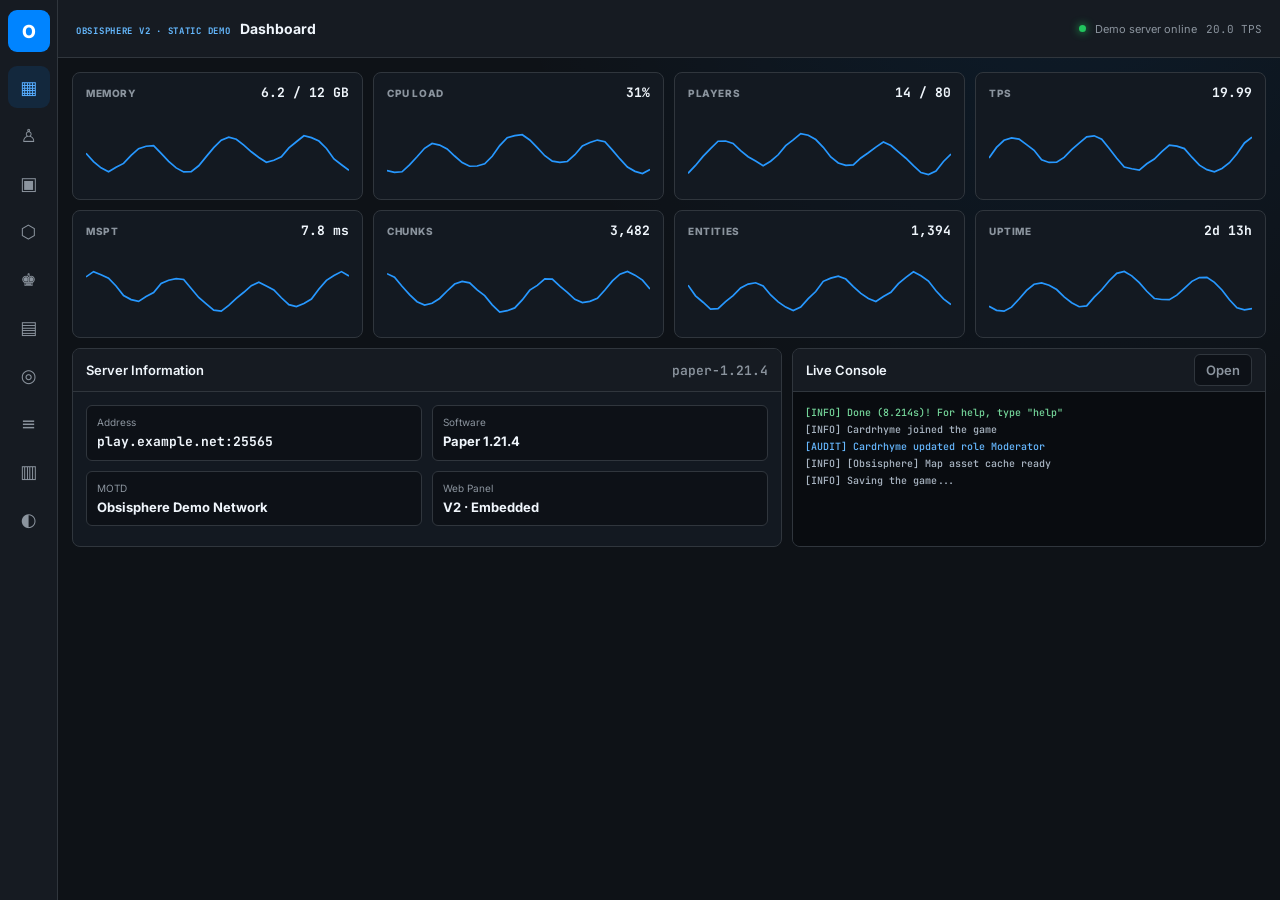
<file: docs/demo.html>
<!doctype html><html lang="en"><head><meta charset="utf-8"><meta name="viewport" content="width=device-width,initial-scale=1"><title>Obsisphere V2 Demo</title><link rel="preconnect" href="https://fonts.googleapis.com"><link rel="preconnect" href="https://fonts.gstatic.com" crossorigin><link href="https://fonts.googleapis.com/css2?family=Inter:wght@400;500;600;700&family=JetBrains+Mono:wght@500;700&display=swap" rel="stylesheet"><link rel="stylesheet" href="demo.css"></head><body><div class="demo-shell"><aside class="rail" aria-label="Demo navigation"><button class="rail-brand" title="Obsisphere">O</button><button class="rail-item active" data-demo-view="dashboard" title="Dashboard">▦</button><button class="rail-item" data-demo-view="players" title="Players">♙</button><button class="rail-item" data-demo-view="inventory" title="Inventory">▣</button><button class="rail-item" data-demo-view="plugins" title="Plugins">⬡</button><button class="rail-item" data-demo-view="users" title="Users & Roles">♚</button><button class="rail-item" data-demo-view="files" title="Files">▤</button><button class="rail-item" data-demo-view="worlds" title="Worlds">◎</button><button class="rail-item" data-demo-view="audit" title="Audit">≡</button><button class="rail-item" data-demo-view="stats" title="Stats">▥</button><button class="rail-item" data-demo-view="appearance" title="Appearance">◐</button></aside><main class="app"><header class="topbar"><div><span class="eyebrow">OBSISPHERE V2 · STATIC DEMO</span><strong id="demo-title">Dashboard</strong></div><div class="top-status"><span class="status-dot"></span><span>Demo server online</span><span class="mono">20.0 TPS</span></div></header><div class="demo-content" id="demo-root"></div></main></div><div class="toast-stack" id="toast-stack"></div><script src="demo.js"></script></body></html>
</file>
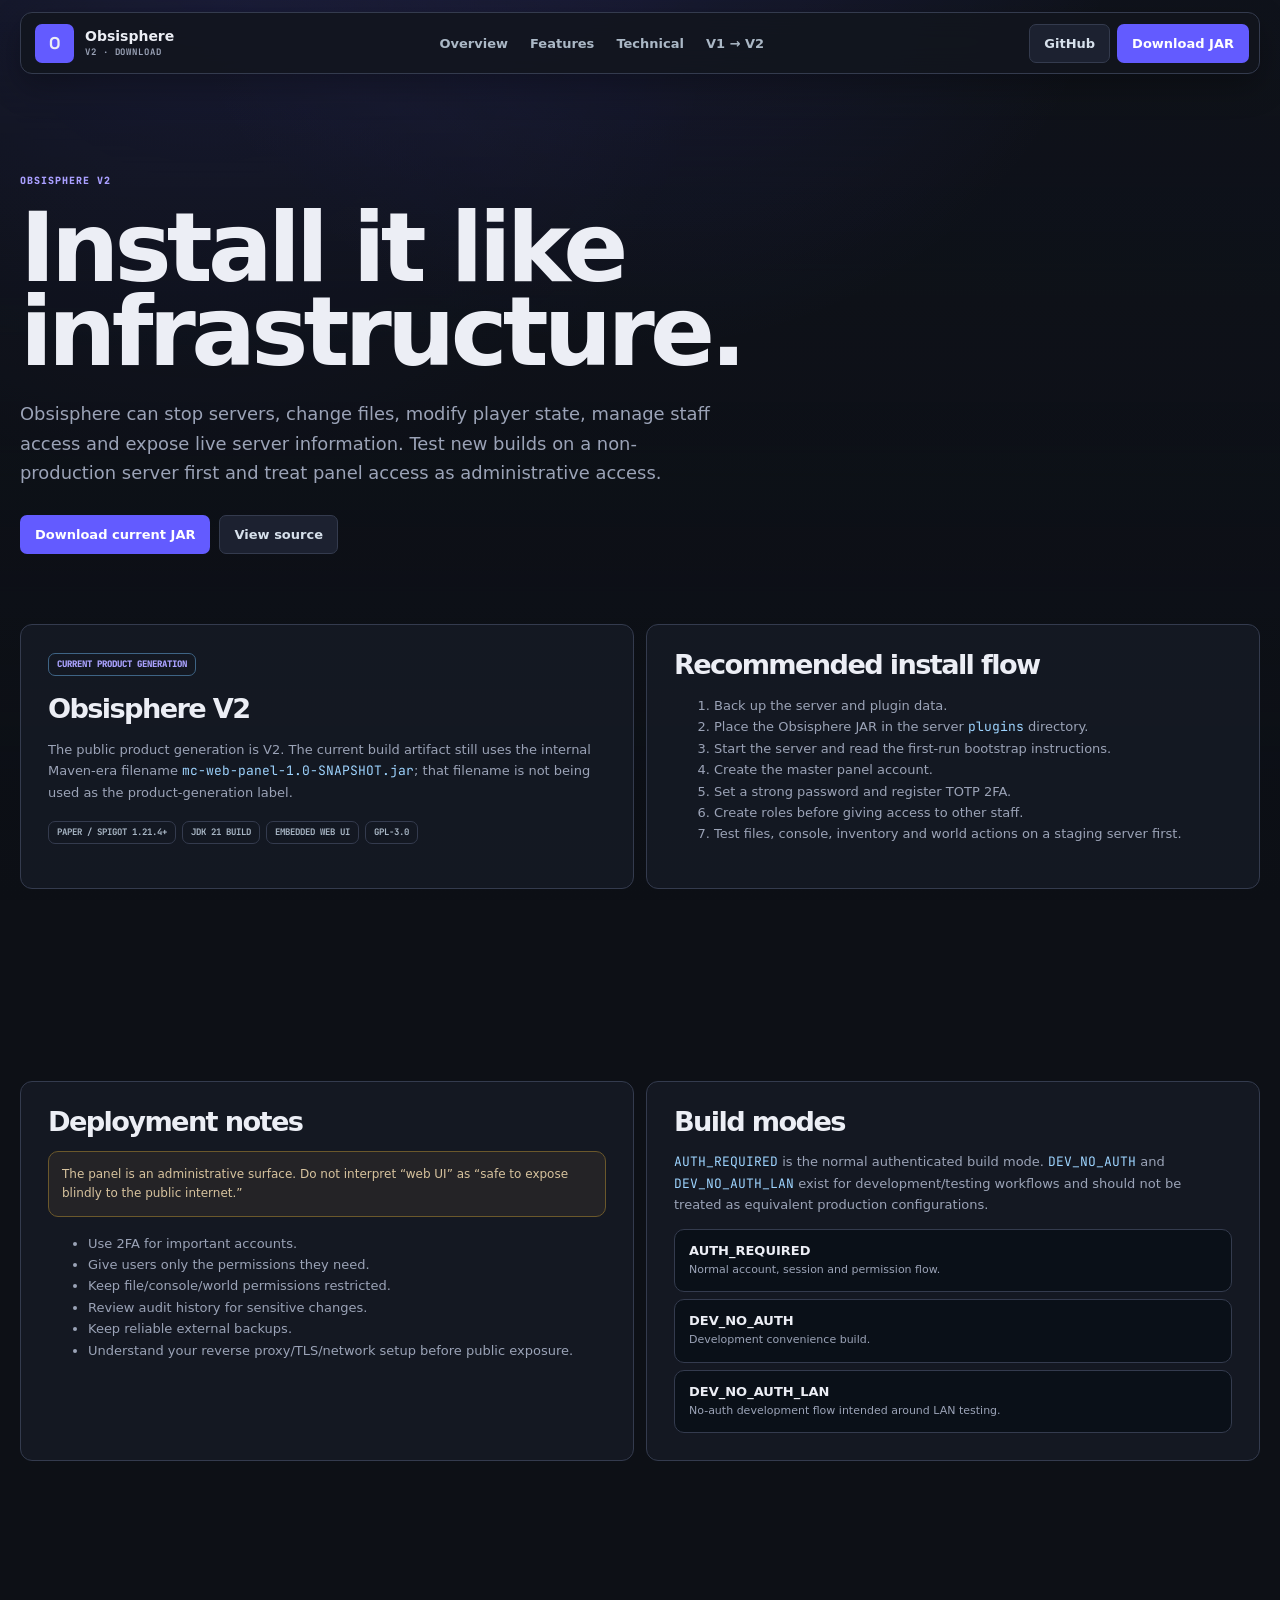
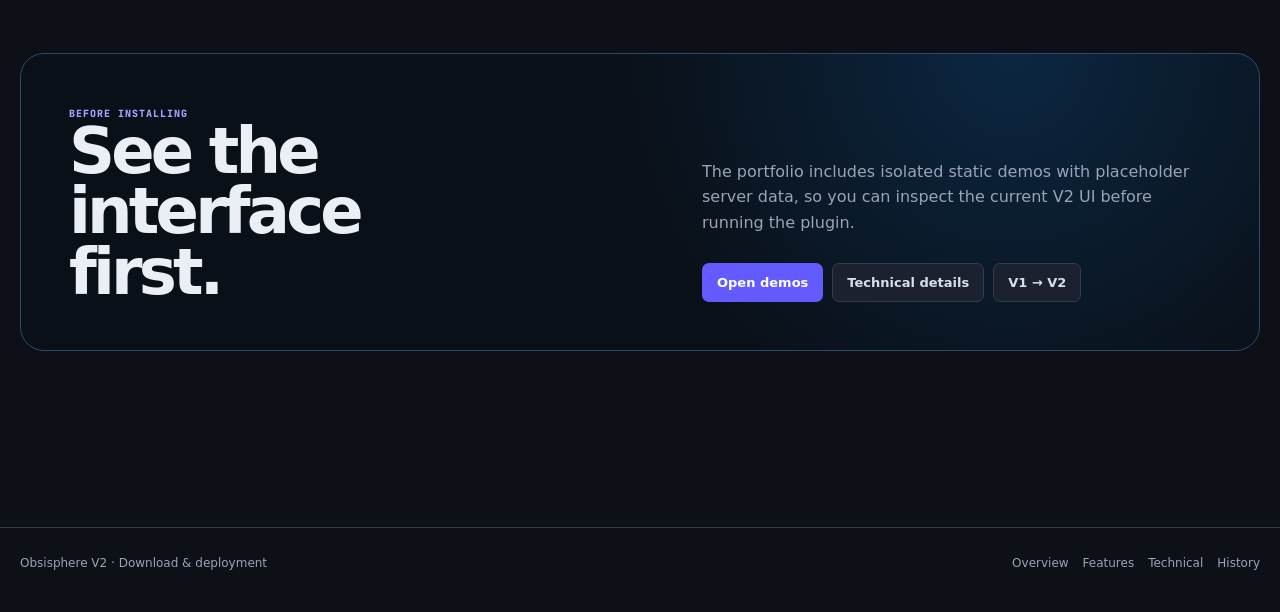
<file: docs/download.html>
<!doctype html><html lang="en"><head><meta charset="utf-8"><meta name="viewport" content="width=device-width,initial-scale=1"><meta name="description" content="Download and installation information for Obsisphere V2."><title>Download Obsisphere V2</title><link rel="preconnect" href="https://fonts.googleapis.com"><link rel="preconnect" href="https://fonts.gstatic.com" crossorigin><link href="https://fonts.googleapis.com/css2?family=Outfit:wght@400;500;600;700;800;900&family=Space+Grotesk:wght@600;700;800&family=JetBrains+Mono:wght@500;700;800&display=swap" rel="stylesheet"><link rel="stylesheet" href="styles.css"></head><body><header class="site-header"><a class="brand" href="index.html"><span class="brand-mark">O</span><span><strong>Obsisphere</strong><small>V2 · Download</small></span></a><nav class="nav"><a href="index.html">Overview</a><a href="features.html">Features</a><a href="technical.html">Technical</a><a href="history.html">V1 → V2</a></nav><div class="header-actions"><a class="btn btn-ghost" href="https://github.com/Cardrhyme206113/Obsisphere">GitHub</a><a class="btn btn-primary" href="../plugin-data/target/mc-web-panel-1.0-SNAPSHOT.jar">Download JAR</a></div></header><main><section class="wrap subhero reveal"><span class="kicker">Obsisphere V2</span><h1>Install it like infrastructure.</h1><p class="lede">Obsisphere can stop servers, change files, modify player state, manage staff access and expose live server information. Test new builds on a non-production server first and treat panel access as administrative access.</p><div class="hero-actions"><a class="btn btn-primary" href="../plugin-data/target/mc-web-panel-1.0-SNAPSHOT.jar" download>Download current JAR</a><a class="btn btn-ghost" href="https://github.com/Cardrhyme206113/Obsisphere">View source</a></div></section><section class="wrap section" style="padding-top:15px"><div class="download-grid"><article class="download-card reveal"><span class="version-pill">CURRENT PRODUCT GENERATION</span><h2 style="margin-top:20px">Obsisphere V2</h2><p>The public product generation is V2. The current build artifact still uses the internal Maven-era filename <code>mc-web-panel-1.0-SNAPSHOT.jar</code>; that filename is not being used as the product-generation label.</p><div class="mini-specs"><span>PAPER / SPIGOT 1.21.4+</span><span>JDK 21 BUILD</span><span>EMBEDDED WEB UI</span><span>GPL-3.0</span></div></article><article class="download-card reveal"><h2>Recommended install flow</h2><ol><li>Back up the server and plugin data.</li><li>Place the Obsisphere JAR in the server <code>plugins</code> directory.</li><li>Start the server and read the first-run bootstrap instructions.</li><li>Create the master panel account.</li><li>Set a strong password and register TOTP 2FA.</li><li>Create roles before giving access to other staff.</li><li>Test files, console, inventory and world actions on a staging server first.</li></ol></article></div></section><section class="section"><div class="wrap"><div class="download-grid"><article class="download-card reveal"><h2>Deployment notes</h2><div class="download-note">The panel is an administrative surface. Do not interpret “web UI” as “safe to expose blindly to the public internet.”</div><ul><li>Use 2FA for important accounts.</li><li>Give users only the permissions they need.</li><li>Keep file/console/world permissions restricted.</li><li>Review audit history for sensitive changes.</li><li>Keep reliable external backups.</li><li>Understand your reverse proxy/TLS/network setup before public exposure.</li></ul></article><article class="download-card reveal"><h2>Build modes</h2><p><code>AUTH_REQUIRED</code> is the normal authenticated build mode. <code>DEV_NO_AUTH</code> and <code>DEV_NO_AUTH_LAN</code> exist for development/testing workflows and should not be treated as equivalent production configurations.</p><div class="clean-list"><div><strong>AUTH_REQUIRED</strong><span>Normal account, session and permission flow.</span></div><div><strong>DEV_NO_AUTH</strong><span>Development convenience build.</span></div><div><strong>DEV_NO_AUTH_LAN</strong><span>No-auth development flow intended around LAN testing.</span></div></div></article></div></div></section><section class="section"><div class="wrap cta reveal"><div><span class="kicker">Before installing</span><h2>See the interface first.</h2></div><div><p>The portfolio includes isolated static demos with placeholder server data, so you can inspect the current V2 UI before running the plugin.</p><div class="hero-actions"><a class="btn btn-primary" href="index.html#showcases">Open demos</a><a class="btn btn-ghost" href="technical.html">Technical details</a><a class="btn btn-ghost" href="history.html">V1 → V2</a></div></div></div></section></main><footer class="footer"><div class="wrap footer-inner"><span>Obsisphere V2 · Download & deployment</span><div class="footer-links"><a href="index.html">Overview</a><a href="features.html">Features</a><a href="technical.html">Technical</a><a href="history.html">History</a></div></div></footer><script src="script.js"></script></body></html>
</file>
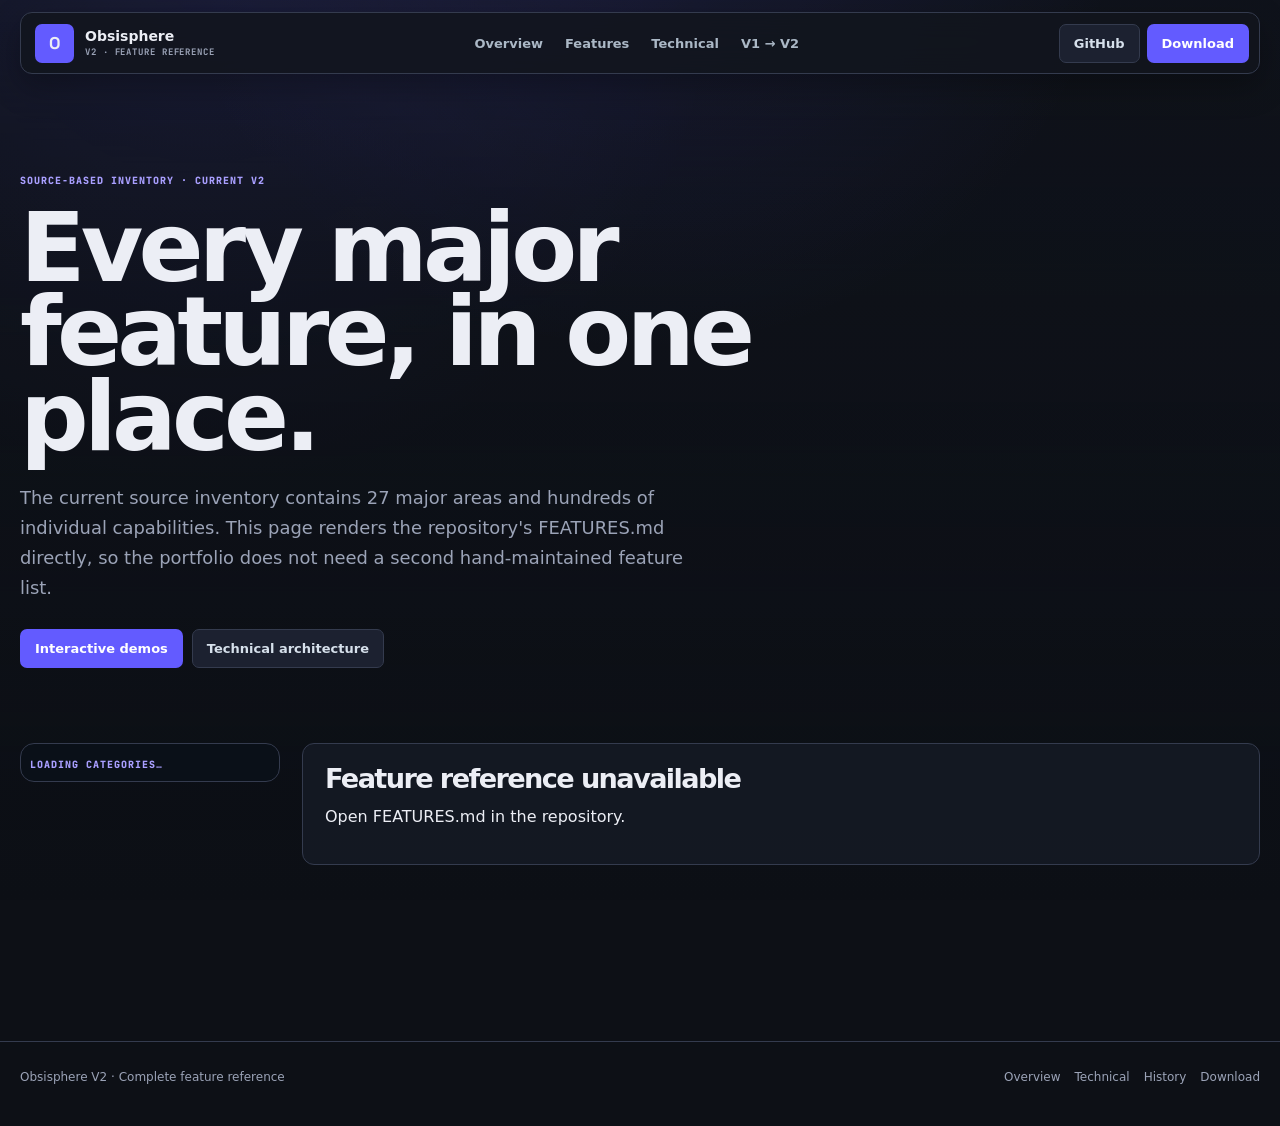
<file: docs/features.html>
<!doctype html><html lang="en"><head><meta charset="utf-8"><meta name="viewport" content="width=device-width,initial-scale=1"><meta name="description" content="Complete Obsisphere V2 feature reference."><title>Obsisphere V2 Features</title><link rel="preconnect" href="https://fonts.googleapis.com"><link rel="preconnect" href="https://fonts.gstatic.com" crossorigin><link href="https://fonts.googleapis.com/css2?family=Outfit:wght@400;500;600;700;800;900&family=Space+Grotesk:wght@600;700;800&family=JetBrains+Mono:wght@500;700;800&display=swap" rel="stylesheet"><link rel="stylesheet" href="styles.css"></head><body><header class="site-header"><a class="brand" href="index.html"><span class="brand-mark">O</span><span><strong>Obsisphere</strong><small>V2 · Feature reference</small></span></a><nav class="nav"><a href="index.html">Overview</a><a href="features.html">Features</a><a href="technical.html">Technical</a><a href="history.html">V1 → V2</a></nav><div class="header-actions"><a class="btn btn-ghost" href="https://github.com/Cardrhyme206113/Obsisphere">GitHub</a><a class="btn btn-primary" href="download.html">Download</a></div></header><main><section class="wrap subhero reveal"><span class="kicker">Source-based inventory · current V2</span><h1>Every major feature, in one place.</h1><p class="lede">The current source inventory contains 27 major areas and hundreds of individual capabilities. This page renders the repository's FEATURES.md directly, so the portfolio does not need a second hand-maintained feature list.</p><div class="hero-actions"><a class="btn btn-primary" href="index.html#showcases">Interactive demos</a><a class="btn btn-ghost" href="technical.html">Technical architecture</a></div></section><section class="wrap section" style="padding-top:20px"><div class="page-grid"><aside class="side-nav" id="feature-nav"><span class="kicker">Loading categories…</span></aside><div class="content-stack" id="feature-source"><section class="feature-group"><h2>Loading feature inventory…</h2><p class="lede">Reading FEATURES.md from the repository.</p></section></div></div></section></main><footer class="footer"><div class="wrap footer-inner"><span>Obsisphere V2 · Complete feature reference</span><div class="footer-links"><a href="index.html">Overview</a><a href="technical.html">Technical</a><a href="history.html">History</a><a href="download.html">Download</a></div></div></footer><script src="script.js"></script></body></html>
</file>
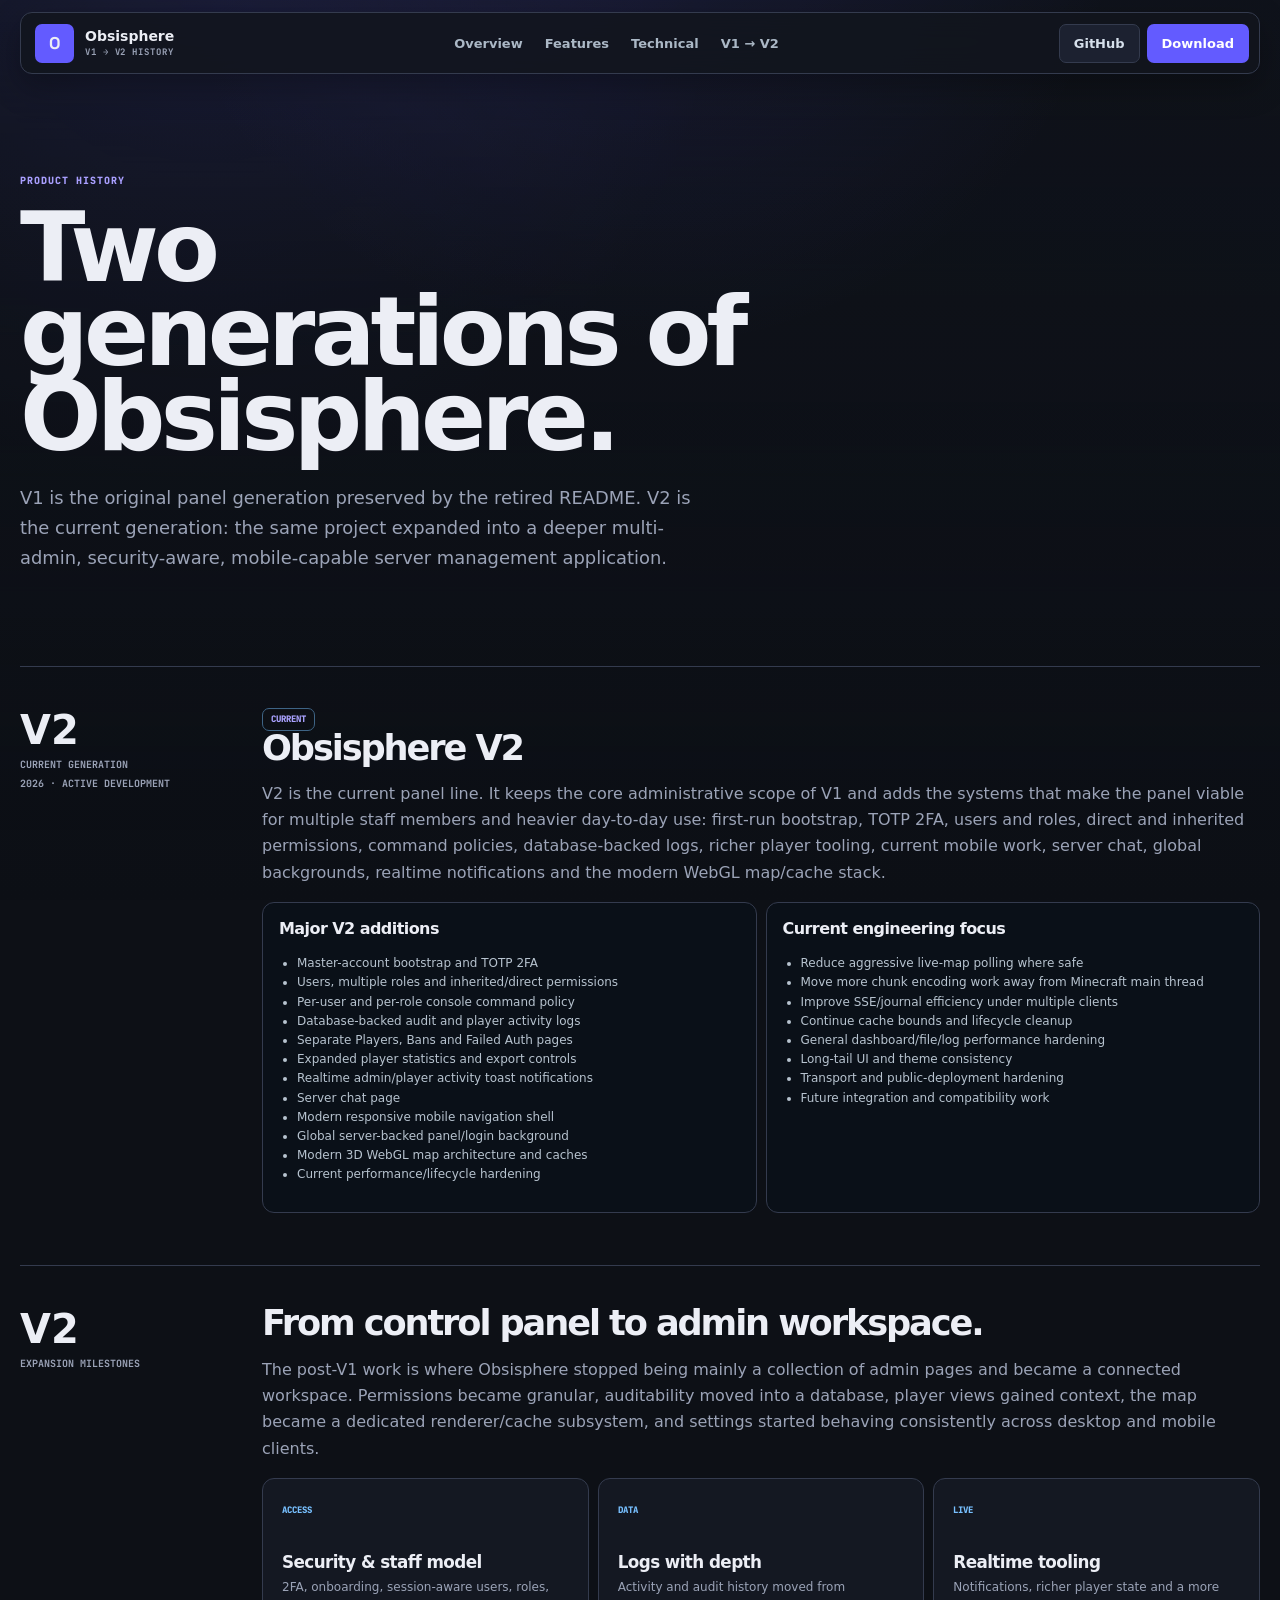
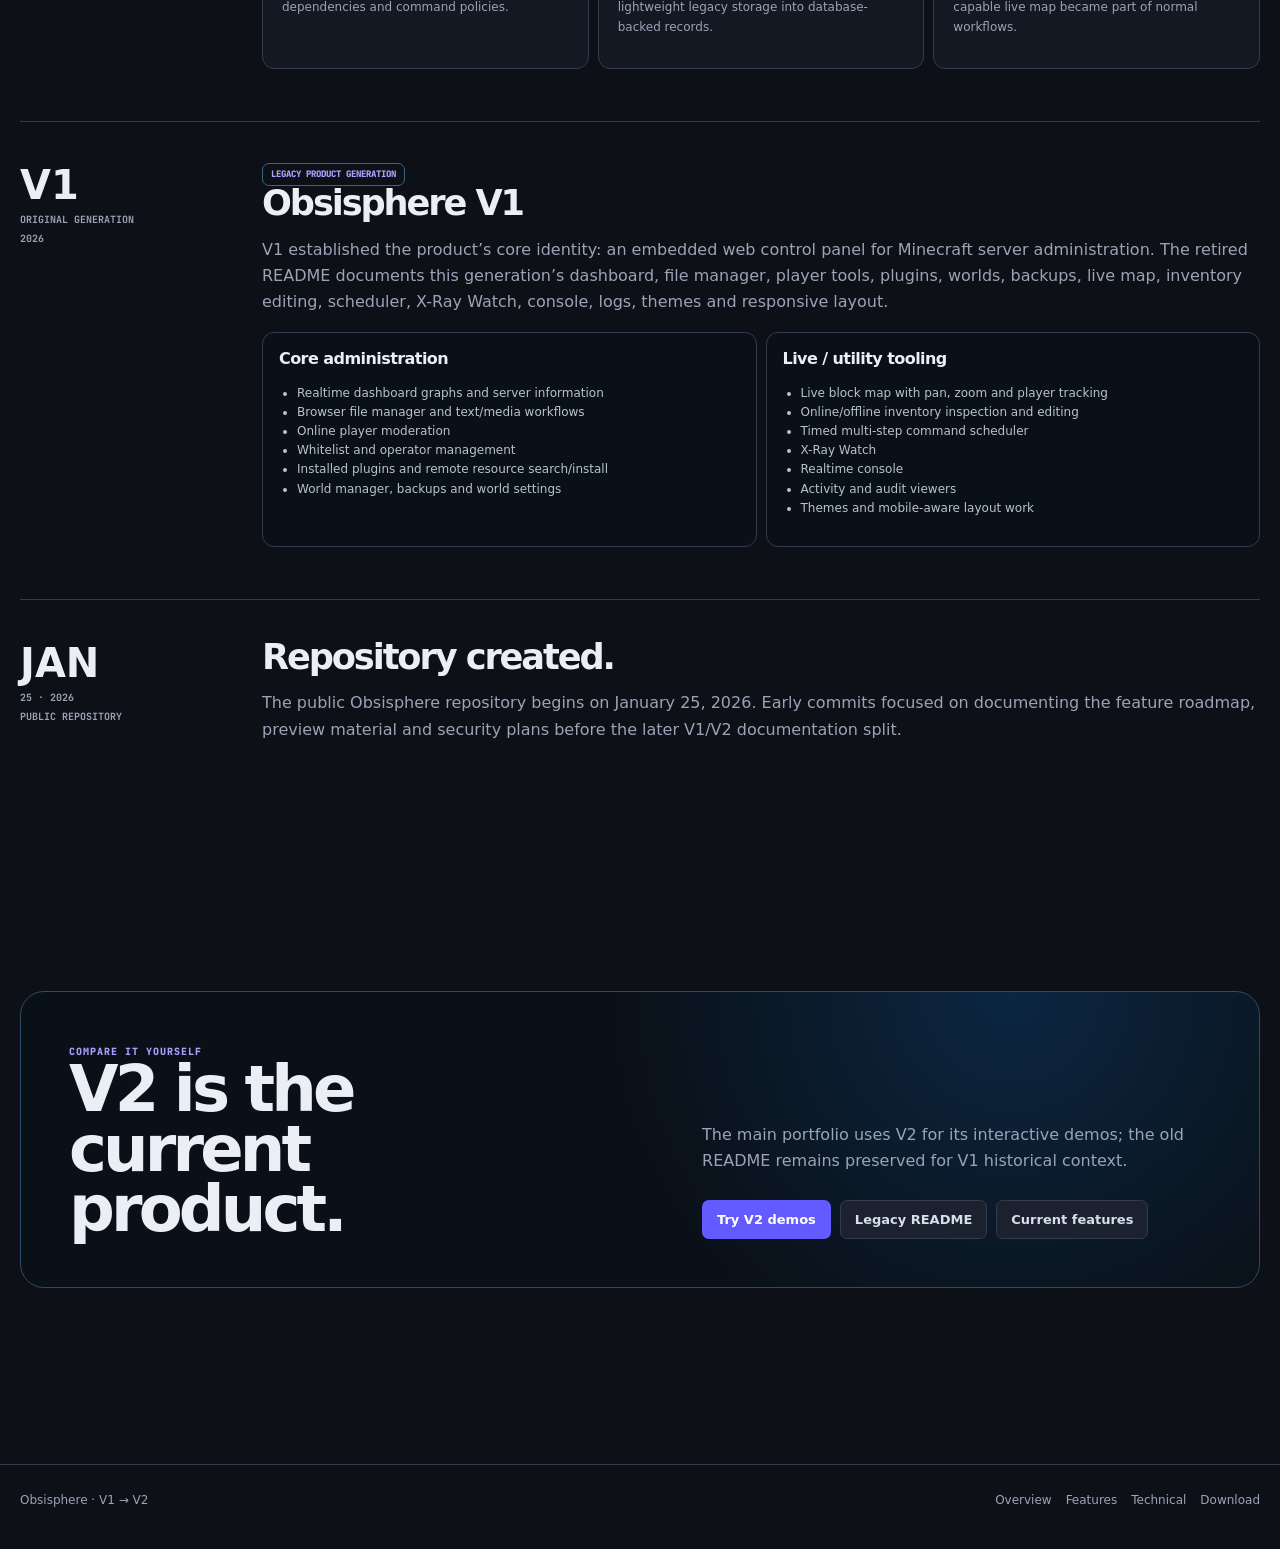
<file: docs/history.html>
<!doctype html><html lang="en"><head><meta charset="utf-8"><meta name="viewport" content="width=device-width,initial-scale=1"><meta name="description" content="Obsisphere version and development history: V1 and V2."><title>Obsisphere — V1 → V2 History</title><link rel="preconnect" href="https://fonts.googleapis.com"><link rel="preconnect" href="https://fonts.gstatic.com" crossorigin><link href="https://fonts.googleapis.com/css2?family=Outfit:wght@400;500;600;700;800;900&family=Space+Grotesk:wght@600;700;800&family=JetBrains+Mono:wght@500;700;800&display=swap" rel="stylesheet"><link rel="stylesheet" href="styles.css"></head><body><header class="site-header"><a class="brand" href="index.html"><span class="brand-mark">O</span><span><strong>Obsisphere</strong><small>V1 → V2 history</small></span></a><nav class="nav"><a href="index.html">Overview</a><a href="features.html">Features</a><a href="technical.html">Technical</a><a href="history.html">V1 → V2</a></nav><div class="header-actions"><a class="btn btn-ghost" href="https://github.com/Cardrhyme206113/Obsisphere">GitHub</a><a class="btn btn-primary" href="download.html">Download</a></div></header><main><section class="wrap subhero reveal"><span class="kicker">Product history</span><h1>Two generations of Obsisphere.</h1><p class="lede">V1 is the original panel generation preserved by the retired README. V2 is the current generation: the same project expanded into a deeper multi-admin, security-aware, mobile-capable server management application.</p></section><section class="wrap section" style="padding-top:20px"><div class="timeline-page"><div class="version-block" id="v2"><div class="version-label reveal"><strong>V2</strong><span>CURRENT GENERATION<br>2026 · ACTIVE DEVELOPMENT</span></div><div class="version-content reveal"><span class="version-pill">CURRENT</span><h2>Obsisphere V2</h2><p>V2 is the current panel line. It keeps the core administrative scope of V1 and adds the systems that make the panel viable for multiple staff members and heavier day-to-day use: first-run bootstrap, TOTP 2FA, users and roles, direct and inherited permissions, command policies, database-backed logs, richer player tooling, current mobile work, server chat, global backgrounds, realtime notifications and the modern WebGL map/cache stack.</p><div class="version-columns"><div><h3>Major V2 additions</h3><ul><li>Master-account bootstrap and TOTP 2FA</li><li>Users, multiple roles and inherited/direct permissions</li><li>Per-user and per-role console command policy</li><li>Database-backed audit and player activity logs</li><li>Separate Players, Bans and Failed Auth pages</li><li>Expanded player statistics and export controls</li><li>Realtime admin/player activity toast notifications</li><li>Server chat page</li><li>Modern responsive mobile navigation shell</li><li>Global server-backed panel/login background</li><li>Modern 3D WebGL map architecture and caches</li><li>Current performance/lifecycle hardening</li></ul></div><div><h3>Current engineering focus</h3><ul><li>Reduce aggressive live-map polling where safe</li><li>Move more chunk encoding work away from Minecraft main thread</li><li>Improve SSE/journal efficiency under multiple clients</li><li>Continue cache bounds and lifecycle cleanup</li><li>General dashboard/file/log performance hardening</li><li>Long-tail UI and theme consistency</li><li>Transport and public-deployment hardening</li><li>Future integration and compatibility work</li></ul></div></div></div></div><div class="version-block"><div class="version-label reveal"><strong>V2</strong><span>EXPANSION MILESTONES</span></div><div class="version-content reveal"><h2>From control panel to admin workspace.</h2><p>The post-V1 work is where Obsisphere stopped being mainly a collection of admin pages and became a connected workspace. Permissions became granular, auditability moved into a database, player views gained context, the map became a dedicated renderer/cache subsystem, and settings started behaving consistently across desktop and mobile clients.</p><div class="feature-preview"><article class="feature-card"><span>ACCESS</span><h3>Security & staff model</h3><p>2FA, onboarding, session-aware users, roles, dependencies and command policies.</p></article><article class="feature-card"><span>DATA</span><h3>Logs with depth</h3><p>Activity and audit history moved from lightweight legacy storage into database-backed records.</p></article><article class="feature-card"><span>LIVE</span><h3>Realtime tooling</h3><p>Notifications, richer player state and a more capable live map became part of normal workflows.</p></article></div></div></div><div class="version-block" id="v1"><div class="version-label reveal"><strong>V1</strong><span>ORIGINAL GENERATION<br>2026</span></div><div class="version-content reveal"><span class="version-pill">LEGACY PRODUCT GENERATION</span><h2>Obsisphere V1</h2><p>V1 established the product’s core identity: an embedded web control panel for Minecraft server administration. The retired README documents this generation’s dashboard, file manager, player tools, plugins, worlds, backups, live map, inventory editing, scheduler, X-Ray Watch, console, logs, themes and responsive layout.</p><div class="version-columns"><div><h3>Core administration</h3><ul><li>Realtime dashboard graphs and server information</li><li>Browser file manager and text/media workflows</li><li>Online player moderation</li><li>Whitelist and operator management</li><li>Installed plugins and remote resource search/install</li><li>World manager, backups and world settings</li></ul></div><div><h3>Live / utility tooling</h3><ul><li>Live block map with pan, zoom and player tracking</li><li>Online/offline inventory inspection and editing</li><li>Timed multi-step command scheduler</li><li>X-Ray Watch</li><li>Realtime console</li><li>Activity and audit viewers</li><li>Themes and mobile-aware layout work</li></ul></div></div></div></div><div class="version-block"><div class="version-label reveal"><strong>JAN</strong><span>25 · 2026<br>PUBLIC REPOSITORY</span></div><div class="version-content reveal"><h2>Repository created.</h2><p>The public Obsisphere repository begins on January 25, 2026. Early commits focused on documenting the feature roadmap, preview material and security plans before the later V1/V2 documentation split.</p></div></div></div></section><section class="section"><div class="wrap cta reveal"><div><span class="kicker">Compare it yourself</span><h2>V2 is the current product.</h2></div><div><p>The main portfolio uses V2 for its interactive demos; the old README remains preserved for V1 historical context.</p><div class="hero-actions"><a class="btn btn-primary" href="index.html#showcases">Try V2 demos</a><a class="btn btn-ghost" href="README-legacy.md">Legacy README</a><a class="btn btn-ghost" href="features.html">Current features</a></div></div></div></section></main><footer class="footer"><div class="wrap footer-inner"><span>Obsisphere · V1 → V2</span><div class="footer-links"><a href="index.html">Overview</a><a href="features.html">Features</a><a href="technical.html">Technical</a><a href="download.html">Download</a></div></div></footer><script src="script.js"></script></body></html>
</file>
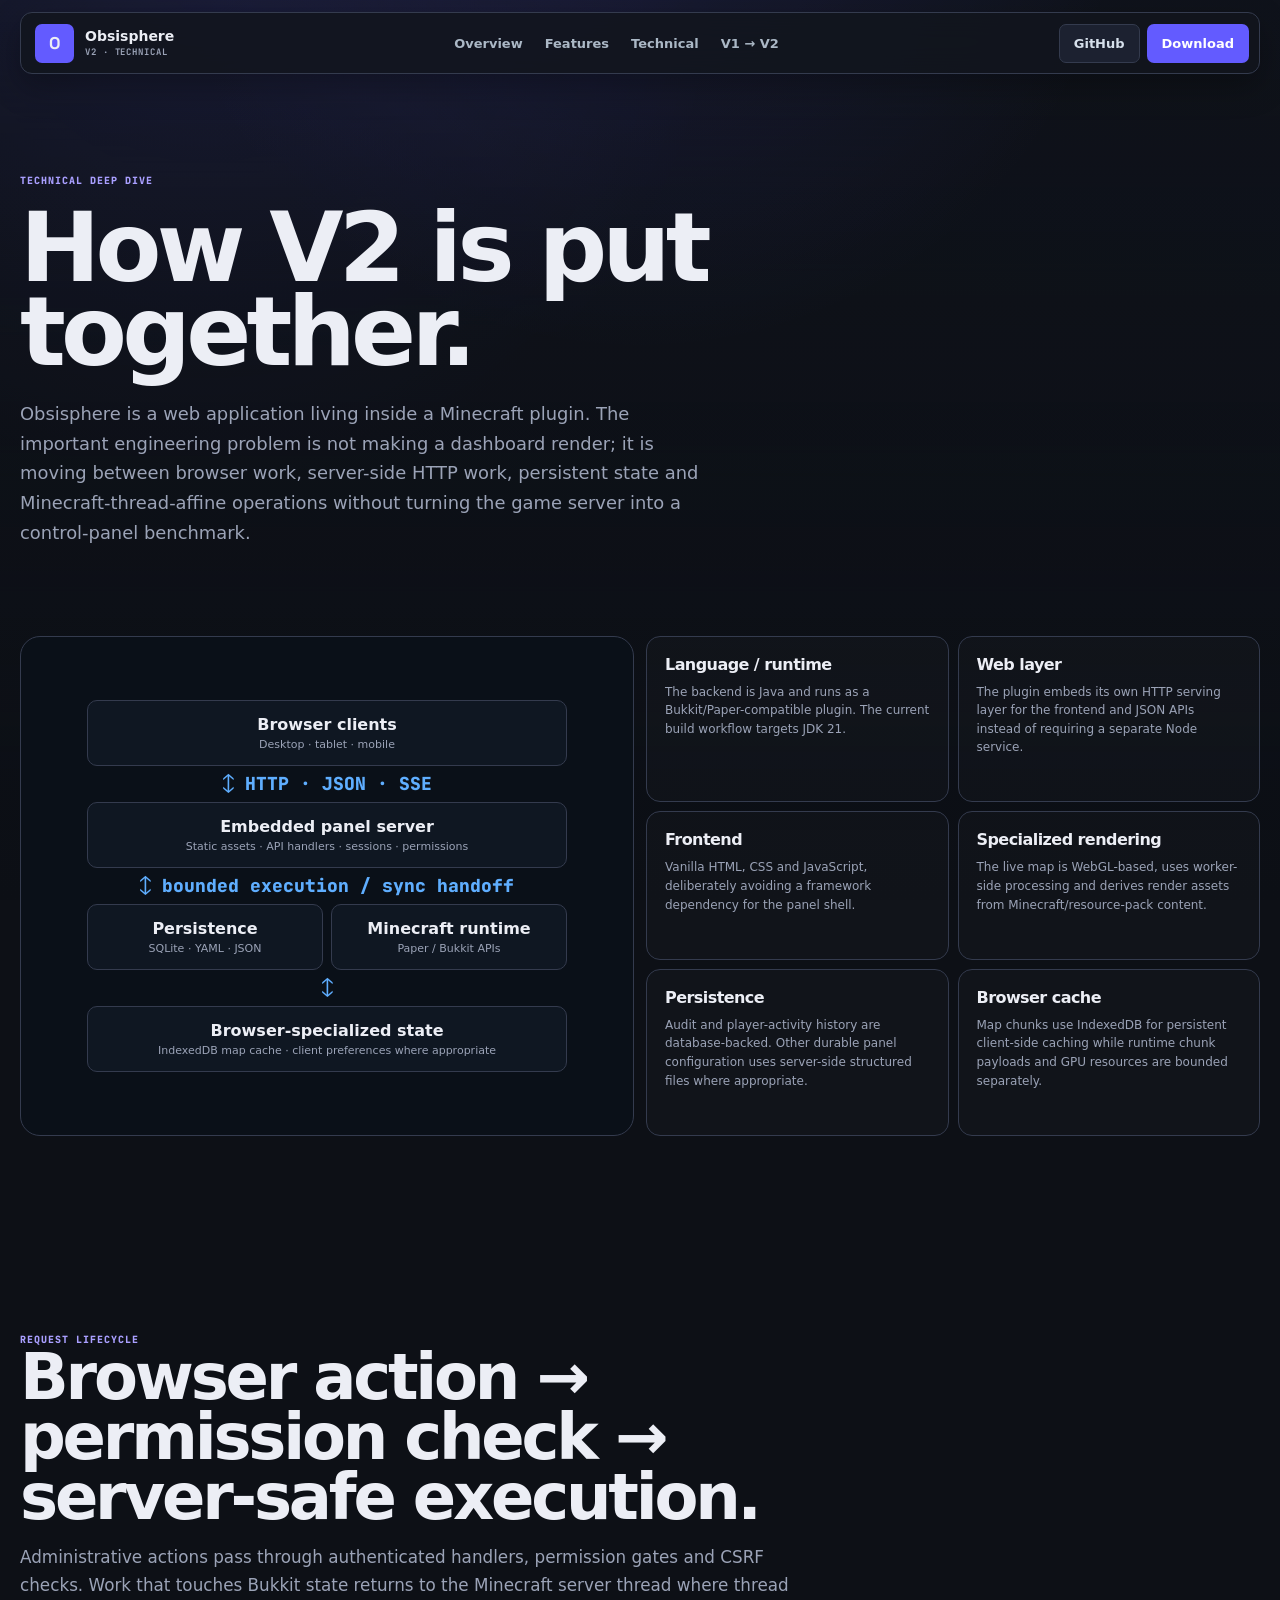
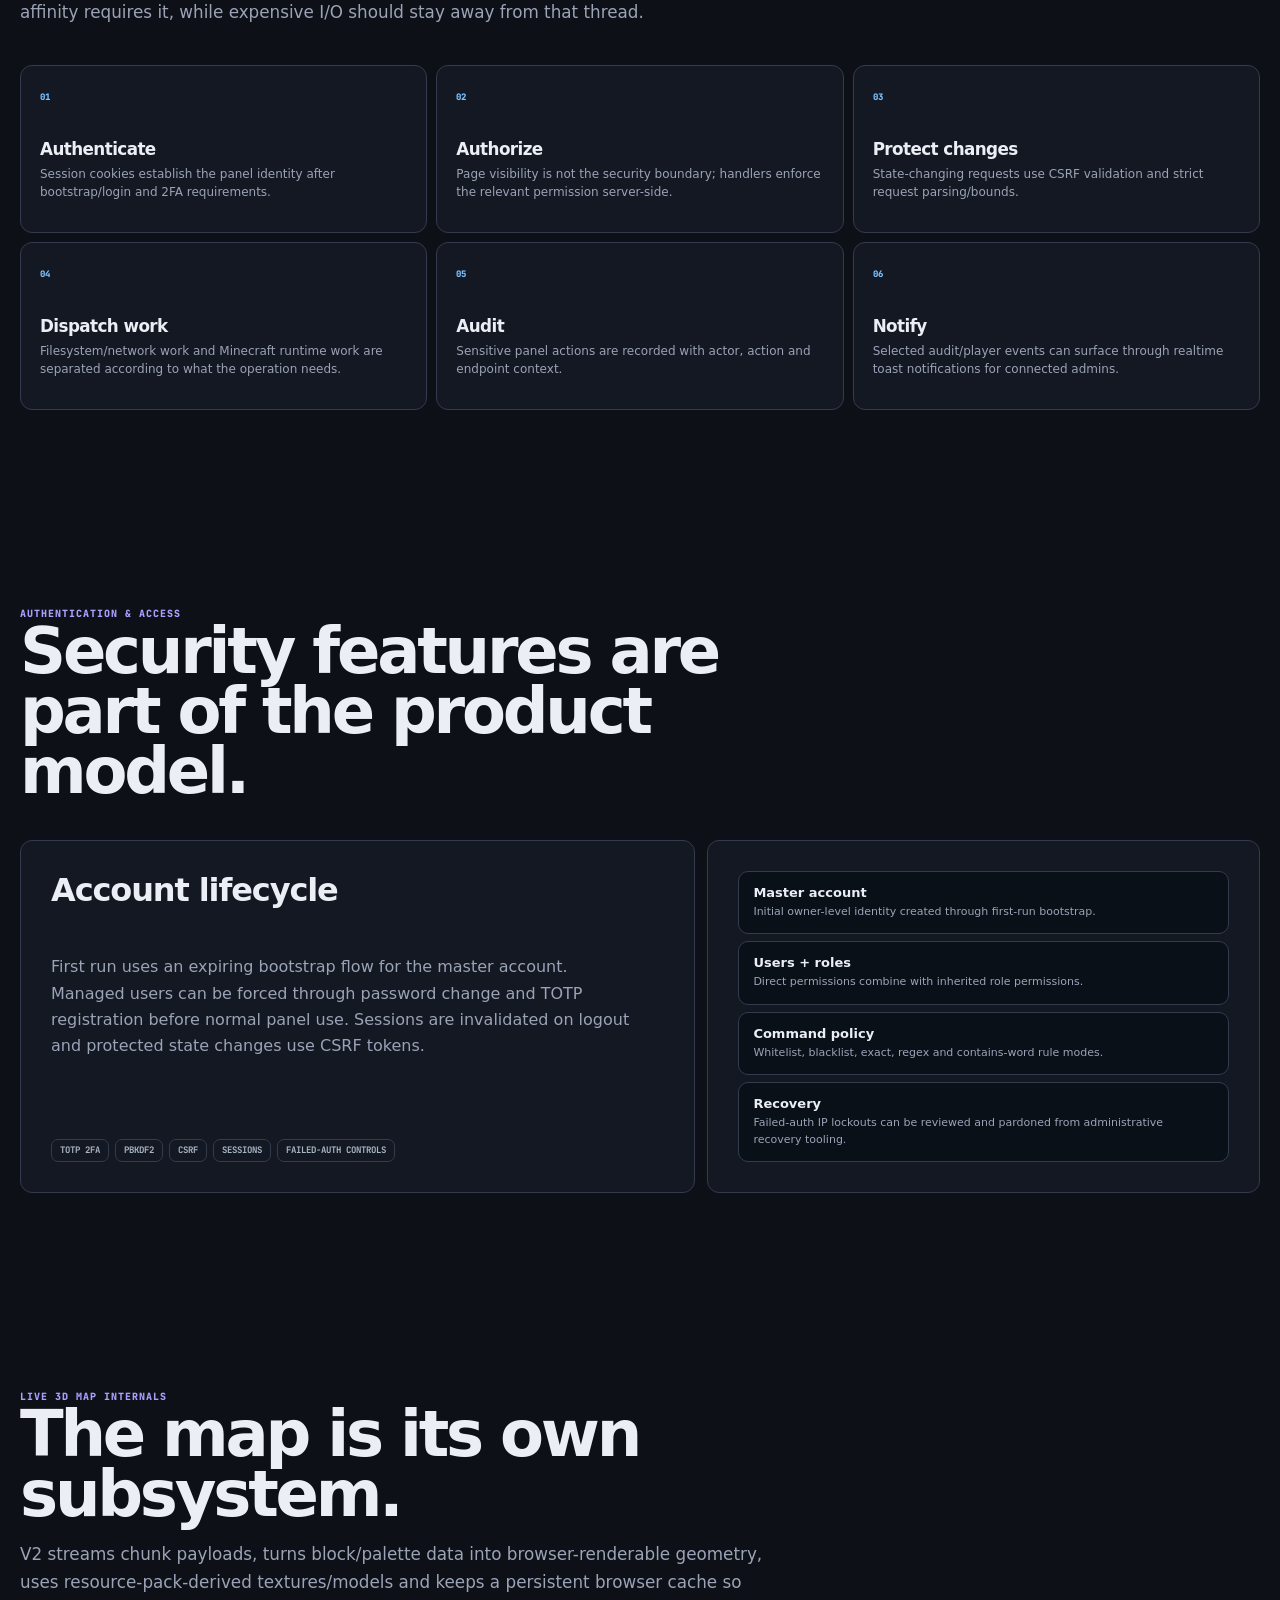
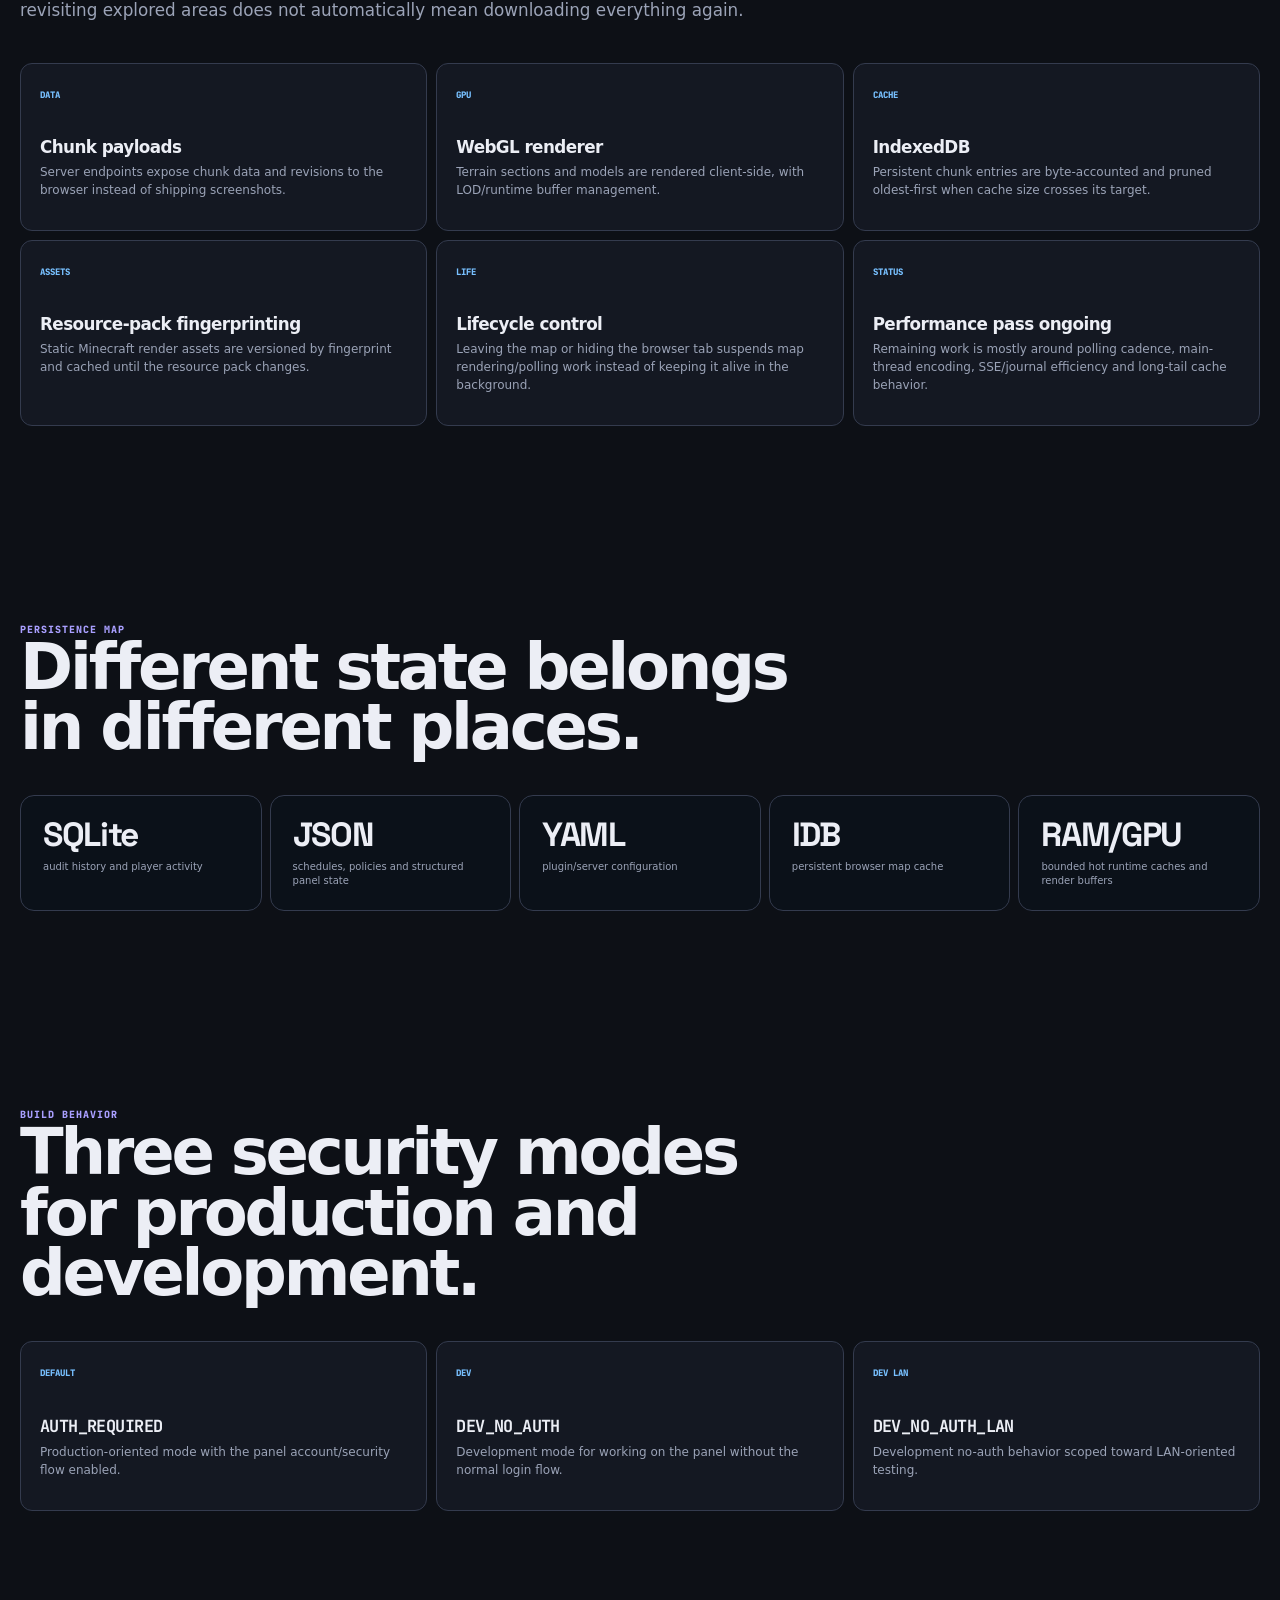
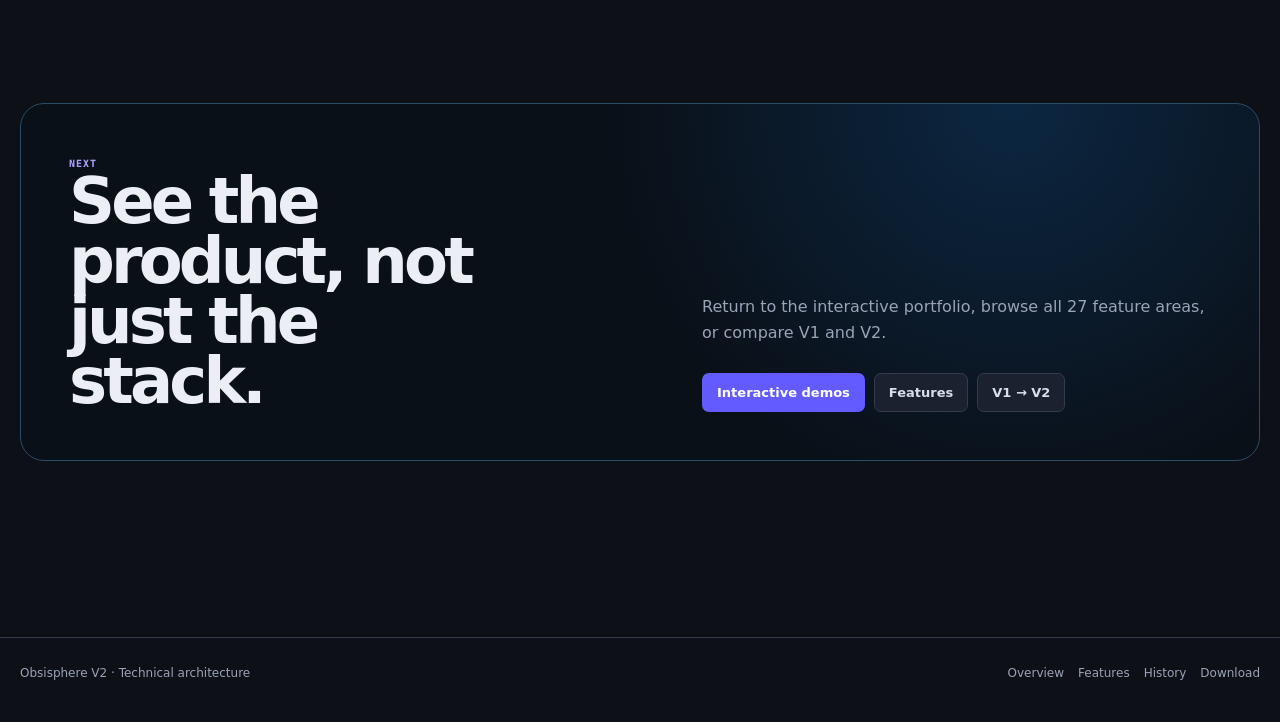
<file: docs/technical.html>
<!doctype html><html lang="en"><head><meta charset="utf-8"><meta name="viewport" content="width=device-width,initial-scale=1"><meta name="description" content="Obsisphere V2 technical architecture, security model, persistence and performance design."><title>Obsisphere V2 — Technical Architecture</title><link rel="preconnect" href="https://fonts.googleapis.com"><link rel="preconnect" href="https://fonts.gstatic.com" crossorigin><link href="https://fonts.googleapis.com/css2?family=Outfit:wght@400;500;600;700;800;900&family=Space+Grotesk:wght@600;700;800&family=JetBrains+Mono:wght@500;700;800&display=swap" rel="stylesheet"><link rel="stylesheet" href="styles.css"></head><body><header class="site-header"><a class="brand" href="index.html"><span class="brand-mark">O</span><span><strong>Obsisphere</strong><small>V2 · Technical</small></span></a><nav class="nav"><a href="index.html">Overview</a><a href="features.html">Features</a><a href="technical.html">Technical</a><a href="history.html">V1 → V2</a></nav><div class="header-actions"><a class="btn btn-ghost" href="https://github.com/Cardrhyme206113/Obsisphere">GitHub</a><a class="btn btn-primary" href="download.html">Download</a></div></header><main><section class="wrap subhero reveal"><span class="kicker">Technical deep dive</span><h1>How V2 is put together.</h1><p class="lede">Obsisphere is a web application living inside a Minecraft plugin. The important engineering problem is not making a dashboard render; it is moving between browser work, server-side HTTP work, persistent state and Minecraft-thread-affine operations without turning the game server into a control-panel benchmark.</p></section><section class="wrap section" style="padding-top:15px"><div class="architecture"><div class="arch-diagram reveal"><div class="arch-stack"><div class="arch-node"><strong>Browser clients</strong><span>Desktop · tablet · mobile</span></div><div class="arch-arrow">↕ HTTP · JSON · SSE</div><div class="arch-node"><strong>Embedded panel server</strong><span>Static assets · API handlers · sessions · permissions</span></div><div class="arch-arrow">↕ bounded execution / sync handoff</div><div class="arch-split"><div class="arch-node"><strong>Persistence</strong><span>SQLite · YAML · JSON</span></div><div class="arch-node"><strong>Minecraft runtime</strong><span>Paper / Bukkit APIs</span></div></div><div class="arch-arrow">↕</div><div class="arch-node"><strong>Browser-specialized state</strong><span>IndexedDB map cache · client preferences where appropriate</span></div></div></div><div class="tech-cards reveal"><article class="tech-card"><h3>Language / runtime</h3><p>The backend is Java and runs as a Bukkit/Paper-compatible plugin. The current build workflow targets JDK 21.</p></article><article class="tech-card"><h3>Web layer</h3><p>The plugin embeds its own HTTP serving layer for the frontend and JSON APIs instead of requiring a separate Node service.</p></article><article class="tech-card"><h3>Frontend</h3><p>Vanilla HTML, CSS and JavaScript, deliberately avoiding a framework dependency for the panel shell.</p></article><article class="tech-card"><h3>Specialized rendering</h3><p>The live map is WebGL-based, uses worker-side processing and derives render assets from Minecraft/resource-pack content.</p></article><article class="tech-card"><h3>Persistence</h3><p>Audit and player-activity history are database-backed. Other durable panel configuration uses server-side structured files where appropriate.</p></article><article class="tech-card"><h3>Browser cache</h3><p>Map chunks use IndexedDB for persistent client-side caching while runtime chunk payloads and GPU resources are bounded separately.</p></article></div></div></section><section class="section"><div class="wrap"><div class="section-heading reveal"><span class="kicker">Request lifecycle</span><h2>Browser action → permission check → server-safe execution.</h2><p>Administrative actions pass through authenticated handlers, permission gates and CSRF checks. Work that touches Bukkit state returns to the Minecraft server thread where thread affinity requires it, while expensive I/O should stay away from that thread.</p></div><div class="feature-preview"><article class="feature-card reveal"><span>01</span><h3>Authenticate</h3><p>Session cookies establish the panel identity after bootstrap/login and 2FA requirements.</p></article><article class="feature-card reveal"><span>02</span><h3>Authorize</h3><p>Page visibility is not the security boundary; handlers enforce the relevant permission server-side.</p></article><article class="feature-card reveal"><span>03</span><h3>Protect changes</h3><p>State-changing requests use CSRF validation and strict request parsing/bounds.</p></article><article class="feature-card reveal"><span>04</span><h3>Dispatch work</h3><p>Filesystem/network work and Minecraft runtime work are separated according to what the operation needs.</p></article><article class="feature-card reveal"><span>05</span><h3>Audit</h3><p>Sensitive panel actions are recorded with actor, action and endpoint context.</p></article><article class="feature-card reveal"><span>06</span><h3>Notify</h3><p>Selected audit/player events can surface through realtime toast notifications for connected admins.</p></article></div></div></section><section class="section"><div class="wrap"><div class="section-heading reveal"><span class="kicker">Authentication & access</span><h2>Security features are part of the product model.</h2></div><div class="what-grid"><article class="big-copy reveal"><h3>Account lifecycle</h3><p>First run uses an expiring bootstrap flow for the master account. Managed users can be forced through password change and TOTP registration before normal panel use. Sessions are invalidated on logout and protected state changes use CSRF tokens.</p><div class="mini-specs"><span>TOTP 2FA</span><span>PBKDF2</span><span>CSRF</span><span>SESSIONS</span><span>FAILED-AUTH CONTROLS</span></div></article><div class="clean-card reveal"><div class="clean-list"><div><strong>Master account</strong><span>Initial owner-level identity created through first-run bootstrap.</span></div><div><strong>Users + roles</strong><span>Direct permissions combine with inherited role permissions.</span></div><div><strong>Command policy</strong><span>Whitelist, blacklist, exact, regex and contains-word rule modes.</span></div><div><strong>Recovery</strong><span>Failed-auth IP lockouts can be reviewed and pardoned from administrative recovery tooling.</span></div></div></div></div></div></section><section class="section"><div class="wrap"><div class="section-heading reveal"><span class="kicker">Live 3D map internals</span><h2>The map is its own subsystem.</h2><p>V2 streams chunk payloads, turns block/palette data into browser-renderable geometry, uses resource-pack-derived textures/models and keeps a persistent browser cache so revisiting explored areas does not automatically mean downloading everything again.</p></div><div class="feature-preview"><article class="feature-card reveal"><span>DATA</span><h3>Chunk payloads</h3><p>Server endpoints expose chunk data and revisions to the browser instead of shipping screenshots.</p></article><article class="feature-card reveal"><span>GPU</span><h3>WebGL renderer</h3><p>Terrain sections and models are rendered client-side, with LOD/runtime buffer management.</p></article><article class="feature-card reveal"><span>CACHE</span><h3>IndexedDB</h3><p>Persistent chunk entries are byte-accounted and pruned oldest-first when cache size crosses its target.</p></article><article class="feature-card reveal"><span>ASSETS</span><h3>Resource-pack fingerprinting</h3><p>Static Minecraft render assets are versioned by fingerprint and cached until the resource pack changes.</p></article><article class="feature-card reveal"><span>LIFE</span><h3>Lifecycle control</h3><p>Leaving the map or hiding the browser tab suspends map rendering/polling work instead of keeping it alive in the background.</p></article><article class="feature-card reveal"><span>STATUS</span><h3>Performance pass ongoing</h3><p>Remaining work is mostly around polling cadence, main-thread encoding, SSE/journal efficiency and long-tail cache behavior.</p></article></div></div></section><section class="section"><div class="wrap"><div class="section-heading reveal"><span class="kicker">Persistence map</span><h2>Different state belongs in different places.</h2></div><div class="metric-grid"><div class="metric-box reveal"><strong>SQLite</strong><span>audit history and player activity</span></div><div class="metric-box reveal"><strong>JSON</strong><span>schedules, policies and structured panel state</span></div><div class="metric-box reveal"><strong>YAML</strong><span>plugin/server configuration</span></div><div class="metric-box reveal"><strong>IDB</strong><span>persistent browser map cache</span></div><div class="metric-box reveal"><strong>RAM/GPU</strong><span>bounded hot runtime caches and render buffers</span></div></div></div></section><section class="section"><div class="wrap"><div class="section-heading reveal"><span class="kicker">Build behavior</span><h2>Three security modes for production and development.</h2></div><div class="feature-preview"><article class="feature-card reveal"><span>DEFAULT</span><h3><code>AUTH_REQUIRED</code></h3><p>Production-oriented mode with the panel account/security flow enabled.</p></article><article class="feature-card reveal"><span>DEV</span><h3><code>DEV_NO_AUTH</code></h3><p>Development mode for working on the panel without the normal login flow.</p></article><article class="feature-card reveal"><span>DEV LAN</span><h3><code>DEV_NO_AUTH_LAN</code></h3><p>Development no-auth behavior scoped toward LAN-oriented testing.</p></article></div></div></section><section class="section"><div class="wrap cta reveal"><div><span class="kicker">Next</span><h2>See the product, not just the stack.</h2></div><div><p>Return to the interactive portfolio, browse all 27 feature areas, or compare V1 and V2.</p><div class="hero-actions"><a class="btn btn-primary" href="index.html#showcases">Interactive demos</a><a class="btn btn-ghost" href="features.html">Features</a><a class="btn btn-ghost" href="history.html">V1 → V2</a></div></div></div></section></main><footer class="footer"><div class="wrap footer-inner"><span>Obsisphere V2 · Technical architecture</span><div class="footer-links"><a href="index.html">Overview</a><a href="features.html">Features</a><a href="history.html">History</a><a href="download.html">Download</a></div></div></footer><script src="script.js"></script></body></html>
</file>
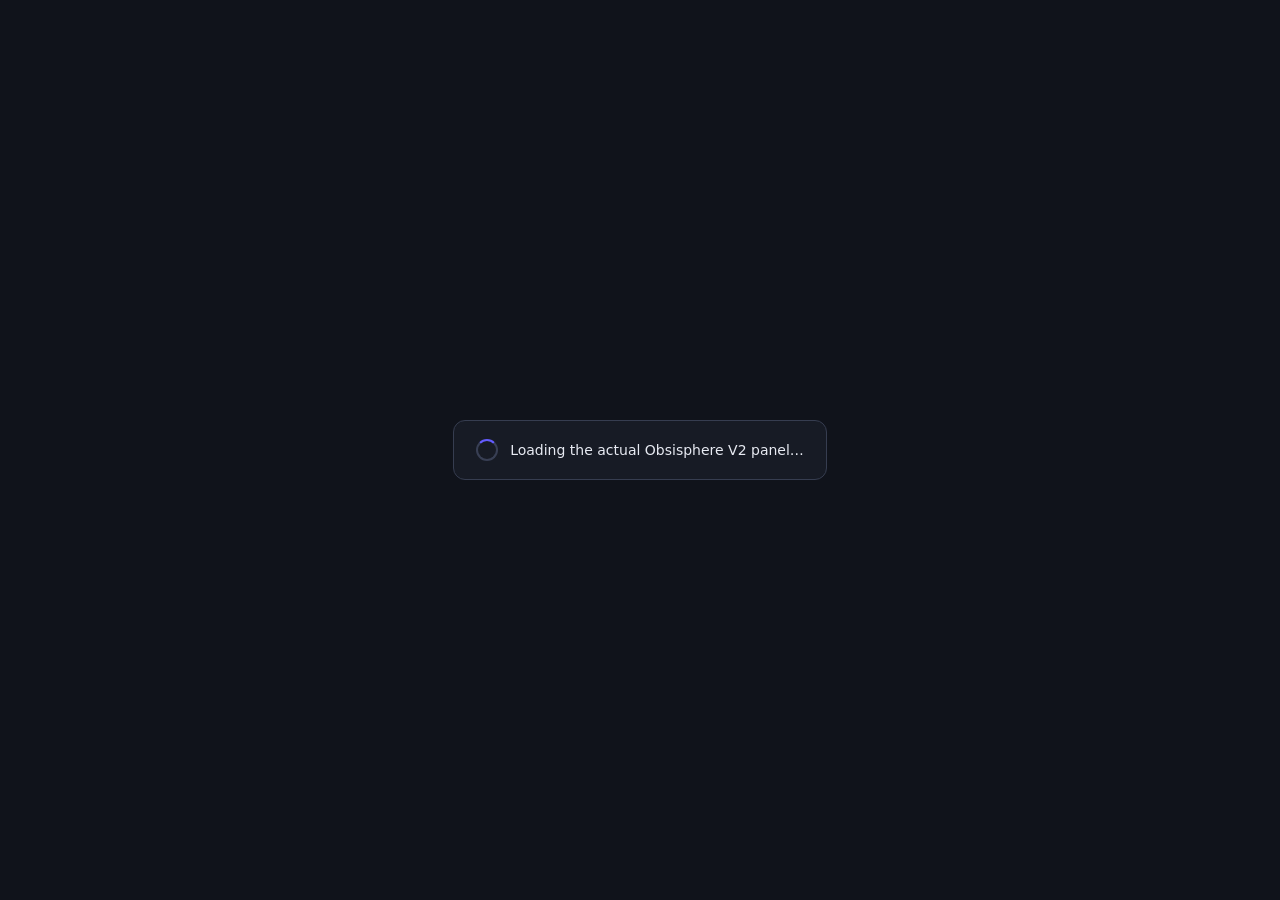
<file: docs/panel-demo/boot.html>
<!doctype html><html><head><meta charset="utf-8"><meta name="viewport" content="width=device-width,initial-scale=1"><title>Obsisphere V2 Demo</title><style>html,body{margin:0;height:100%;background:#10131b;color:#e7eaf2;font:14px Inter,system-ui,sans-serif}body{display:grid;place-items:center}.load{display:flex;gap:12px;align-items:center;padding:18px 22px;border:1px solid #363d50;border-radius:12px;background:#171b25}.spin{width:18px;height:18px;border:2px solid #383f54;border-top-color:#645cff;border-radius:50%;animation:s .8s linear infinite}@keyframes s{to{transform:rotate(360deg)}}</style></head><body><div class="load"><span class="spin"></span><span>Loading the actual Obsisphere V2 panel…</span></div><script>
(async()=>{const page=new URLSearchParams(location.search).get('demoPage')||location.hash.slice(1)||'dashboard';if(!('serviceWorker'in navigator)){document.querySelector('.load span:last-child').textContent='Service workers are required for the interactive demo.';return}try{const reg=await navigator.serviceWorker.register('sw.js',{scope:'./'});await navigator.serviceWorker.ready;if(!reg.active){await new Promise(r=>setTimeout(r,250))}location.replace('runtime/index.html#'+encodeURIComponent(page))}catch(e){console.error(e);document.querySelector('.load span:last-child').textContent='Demo failed to initialize. Refresh to retry.'}})();
</script></body></html>
</file>
<file: docs/styles.css>
:root{--bg:#070b11;--bg2:#0b111a;--panel:#101722;--panel2:#141d2a;--line:#263243;--line2:#35516d;--text:#f4f8fc;--muted:#96a4b5;--soft:#69788a;--accent:#148dff;--accent2:#69c8ff;--green:#4ee19b;--orange:#ffb454;--radius:20px;--radius-sm:12px;--shadow:0 30px 80px rgba(0,0,0,.28);color-scheme:dark}*{box-sizing:border-box}html{scroll-behavior:smooth}body{margin:0;background:radial-gradient(circle at 20% -8%,rgba(20,141,255,.18),transparent 34rem),radial-gradient(circle at 85% 14%,rgba(105,200,255,.08),transparent 28rem),linear-gradient(180deg,#080d14,#070a0f 55%,#080d14);color:var(--text);font-family:Outfit,system-ui,sans-serif;overflow-x:hidden}body::before{content:"";position:fixed;inset:0;z-index:-3;background-image:linear-gradient(rgba(255,255,255,.018) 1px,transparent 1px),linear-gradient(90deg,rgba(255,255,255,.018) 1px,transparent 1px);background-size:34px 34px;mask-image:linear-gradient(to bottom,#000,transparent 90%)}a{color:inherit;text-decoration:none}button,input,select{font:inherit}code,.mono{font-family:"JetBrains Mono",monospace}.wrap{width:min(1240px,calc(100% - 34px));margin-inline:auto}.site-header{position:sticky;top:12px;z-index:50;width:min(1240px,calc(100% - 24px));margin:12px auto 0;height:62px;border:1px solid rgba(86,111,139,.35);background:rgba(7,12,19,.82);backdrop-filter:blur(22px);border-radius:16px;display:flex;align-items:center;justify-content:space-between;padding:0 10px 0 14px;box-shadow:0 18px 50px rgba(0,0,0,.2)}.brand{display:flex;align-items:center;gap:11px}.brand-mark{width:39px;height:39px;border-radius:10px;background:linear-gradient(135deg,#168fff,#6f72ff);display:grid;place-items:center;font:800 17px/1 "Space Grotesk",sans-serif;box-shadow:0 0 26px rgba(20,141,255,.28)}.brand strong,.brand small{display:block}.brand strong{font-size:14px}.brand small{font:700 9px/1.4 "JetBrains Mono",monospace;color:var(--muted);letter-spacing:.1em;text-transform:uppercase;margin-top:2px}.nav{display:flex;align-items:center;gap:2px;color:#abb8c6;font-size:13px;font-weight:700}.nav a{padding:9px 10px;border-radius:9px}.nav a:hover{color:#fff;background:rgba(255,255,255,.055)}.header-actions{display:flex;gap:7px}.btn{display:inline-flex;align-items:center;justify-content:center;min-height:39px;padding:0 14px;border:1px solid transparent;border-radius:9px;font-weight:800;font-size:13px;cursor:pointer;transition:.18s ease}.btn:hover{transform:translateY(-1px)}.btn-primary{background:linear-gradient(135deg,#168fff,#6676ff);color:#fff;box-shadow:0 12px 28px rgba(20,141,255,.2)}.btn-ghost{border-color:var(--line);background:rgba(255,255,255,.035);color:#d6e0eb}.mobile-menu{display:none;background:none;border:0;color:white;font-size:20px}.section{padding:96px 0}.hero{padding:96px 0 76px;min-height:calc(100vh - 74px);display:grid;grid-template-columns:minmax(0,.85fr) minmax(520px,1.15fr);align-items:center;gap:54px}.kicker{display:inline-flex;align-items:center;gap:9px;color:#9dd4ff;font:800 10px/1 "JetBrains Mono",monospace;letter-spacing:.1em;text-transform:uppercase}.dot{width:7px;height:7px;border-radius:50%;background:var(--green);box-shadow:0 0 12px var(--green)}h1,h2,h3,p{margin-top:0}h1{font-size:clamp(3.8rem,7.5vw,7.6rem);line-height:.88;letter-spacing:-.075em;margin:18px 0 24px;max-width:9ch}h2{font-size:clamp(2.4rem,5vw,4.9rem);line-height:.94;letter-spacing:-.06em;margin-bottom:17px}h3{font-size:1.32rem;letter-spacing:-.035em}.lede{font-size:1.12rem;line-height:1.66;color:var(--muted);max-width:61ch}.hero-actions{display:flex;flex-wrap:wrap;gap:9px;margin-top:27px}.hero-facts{display:grid;grid-template-columns:repeat(4,minmax(0,1fr));gap:7px;margin-top:34px}.fact{border-top:1px solid var(--line);padding-top:13px}.fact strong,.fact span{display:block}.fact strong{font:800 15px/1.25 "Space Grotesk",sans-serif}.fact span{font-size:11px;color:var(--soft);margin-top:4px}.hero-demo{position:relative}.demo-window{border:1px solid #284158;border-radius:18px;background:#0b1018;overflow:hidden;box-shadow:0 40px 100px rgba(0,0,0,.42),0 0 0 1px rgba(20,141,255,.06);min-height:610px}.demo-chrome{height:43px;border-bottom:1px solid #263342;background:#111823;display:flex;align-items:center;gap:6px;padding:0 12px}.demo-chrome i{width:8px;height:8px;border-radius:50%;background:#425064}.demo-chrome i:nth-child(1){background:#ff6b6b}.demo-chrome i:nth-child(2){background:#ffbd59}.demo-chrome i:nth-child(3){background:#5bd78d}.demo-chrome strong{margin-left:auto;font:700 9px/1 "JetBrains Mono",monospace;color:#8b9bad;letter-spacing:.05em}.demo-window iframe{width:100%;height:567px;border:0;display:block;background:#0e1217}.float-tag{position:absolute;padding:8px 10px;background:rgba(14,22,32,.94);border:1px solid #31465c;border-radius:9px;box-shadow:0 13px 34px rgba(0,0,0,.28);font-size:11px;font-weight:800;backdrop-filter:blur(12px)}.float-tag.one{right:-16px;top:74px}.float-tag.two{left:-24px;bottom:85px}.float-tag.three{right:28px;bottom:-15px}.trust-strip{display:grid;grid-template-columns:repeat(6,1fr);gap:7px;padding:10px;border:1px solid var(--line);border-radius:15px;background:rgba(255,255,255,.02)}.trust-strip span{min-height:58px;border-radius:10px;background:rgba(255,255,255,.025);display:grid;place-items:center;color:#8f9daf;font:800 10px/1 "JetBrains Mono",monospace;text-transform:uppercase;letter-spacing:.08em}.section-heading{max-width:780px;margin-bottom:38px}.section-heading p{color:var(--muted);font-size:1.05rem;line-height:1.65}.what-grid{display:grid;grid-template-columns:1.1fr .9fr;gap:12px}.big-copy,.clean-card{border:1px solid var(--line);border-radius:var(--radius);background:linear-gradient(160deg,rgba(255,255,255,.035),rgba(255,255,255,.014));padding:30px}.big-copy{min-height:330px;display:flex;flex-direction:column;justify-content:space-between}.big-copy h3{font-size:2rem;margin:0;max-width:14ch}.big-copy p{color:var(--muted);line-height:1.65;max-width:58ch}.clean-list{display:grid;gap:7px}.clean-list div{padding:13px 14px;border:1px solid var(--line);border-radius:10px;background:#0a1018}.clean-list strong{display:block;font-size:13px}.clean-list span{color:var(--muted);font-size:11px;line-height:1.5;display:block;margin-top:4px}.audience{display:grid;grid-template-columns:repeat(4,1fr);gap:10px}.audience-card{padding:23px;border:1px solid var(--line);border-radius:16px;background:rgba(255,255,255,.02);min-height:200px}.audience-card .num{color:#76bdff;font:800 10px/1 "JetBrains Mono",monospace}.audience-card h3{margin:45px 0 9px}.audience-card p{color:var(--muted);font-size:13px;line-height:1.55}.showcase{display:grid;grid-template-columns:minmax(300px,.78fr) minmax(0,1.22fr);gap:34px;align-items:center;padding:64px 0;border-top:1px solid rgba(72,91,112,.25)}.showcase.reverse{grid-template-columns:minmax(0,1.22fr) minmax(300px,.78fr)}.showcase.reverse .showcase-copy{order:2}.showcase-copy p{color:var(--muted);line-height:1.65}.bullets{display:grid;gap:8px;margin-top:18px}.bullets span{display:flex;gap:9px;align-items:flex-start;font-size:13px;color:#c6d1dd}.bullets span::before{content:'✓';color:var(--green);font-weight:900}.showcase-demo{border:1px solid var(--line);border-radius:16px;overflow:hidden;background:#0d131c;box-shadow:var(--shadow)}.showcase-demo .demo-toolbar{height:43px;background:#101824;border-bottom:1px solid var(--line);display:flex;align-items:center;justify-content:space-between;padding:0 10px 0 13px}.demo-toolbar strong{font-size:11px}.viewport-switch{display:flex;gap:4px}.viewport-switch button{border:1px solid var(--line);background:#0b1119;color:var(--muted);padding:5px 8px;border-radius:6px;font:700 9px/1 "JetBrains Mono",monospace;cursor:pointer}.viewport-switch button.active{color:#fff;border-color:#3c6c96;background:#10253a}.frame-stage{min-height:480px;display:flex;justify-content:center;align-items:stretch;background:#070b10;overflow:hidden}.frame-stage iframe{border:0;width:100%;height:480px;background:#0e1217;transition:width .28s ease,border-radius .28s ease}.frame-stage iframe.phone{width:390px;border-radius:14px;margin:12px 0;height:456px}.product-grid{display:grid;grid-template-columns:1fr 1fr;gap:12px}.product-card{position:relative;overflow:hidden;border:1px solid var(--line);border-radius:20px;padding:30px;min-height:360px;background:#0b1119}.product-card.current{background:radial-gradient(circle at 85% 0,rgba(20,141,255,.17),transparent 22rem),#0b1119}.version-pill{display:inline-flex;padding:6px 8px;border:1px solid #3e6485;border-radius:7px;color:#9ed5ff;font:800 9px/1 "JetBrains Mono",monospace}.product-card h3{font-size:2.3rem;margin:80px 0 12px}.product-card p{color:var(--muted);line-height:1.6;max-width:46ch}.mini-specs{display:flex;flex-wrap:wrap;gap:6px;margin-top:18px}.mini-specs span{padding:6px 8px;border:1px solid var(--line);border-radius:7px;color:#a8b6c5;font:700 9px/1 "JetBrains Mono",monospace}.feature-preview{display:grid;grid-template-columns:repeat(3,1fr);gap:9px}.feature-card{padding:19px;border:1px solid var(--line);border-radius:14px;background:rgba(255,255,255,.018);min-height:160px}.feature-card span{color:#78c0ff;font:800 9px/1 "JetBrains Mono",monospace}.feature-card h3{font-size:1.05rem;margin:35px 0 6px}.feature-card p{color:var(--muted);font-size:12px;line-height:1.5}.architecture{display:grid;grid-template-columns:1fr 1fr;gap:12px}.arch-diagram{border:1px solid var(--line);border-radius:20px;padding:25px;background:#0a1018;min-height:500px;display:grid;place-items:center}.arch-stack{width:min(480px,100%);display:grid;gap:9px}.arch-node{padding:14px;border:1px solid var(--line);border-radius:10px;background:#0f1722;text-align:center}.arch-node strong,.arch-node span{display:block}.arch-node span{color:var(--muted);font-size:11px;margin-top:4px}.arch-arrow{text-align:center;color:#5faeff;font:800 18px/1 "JetBrains Mono",monospace}.arch-split{display:grid;grid-template-columns:1fr 1fr;gap:8px}.tech-cards{display:grid;grid-template-columns:1fr 1fr;gap:9px}.tech-card{padding:18px;border:1px solid var(--line);border-radius:14px;background:rgba(255,255,255,.018)}.tech-card h3{font-size:1rem;margin:0 0 9px}.tech-card p{font-size:12px;color:var(--muted);line-height:1.55}.metric-grid{display:grid;grid-template-columns:repeat(5,1fr);gap:8px}.metric-box{padding:22px;border:1px solid var(--line);border-radius:14px;background:#0b1119}.metric-box strong{display:block;font:800 2.1rem/1 "Space Grotesk",sans-serif;letter-spacing:-.04em}.metric-box span{display:block;color:var(--muted);font-size:10px;margin-top:9px;line-height:1.4}.history-preview{display:grid;grid-template-columns:230px 1fr;gap:25px}.history-rail{border-left:1px solid var(--line);padding-left:18px}.history-rail div{padding:10px 0;color:var(--muted);font:700 11px/1.3 "JetBrains Mono",monospace}.history-rail div.active{color:#85c7ff}.history-story{border:1px solid var(--line);border-radius:20px;background:#0a1018;padding:30px}.history-story h3{font-size:2.2rem;margin-bottom:10px}.history-story p{color:var(--muted);line-height:1.65}.developer{display:grid;grid-template-columns:1.2fr .8fr;gap:12px}.developer-card,.roadmap-card{padding:30px;border:1px solid var(--line);border-radius:20px;background:#0a1018}.dev-id{display:flex;align-items:center;gap:14px;margin-top:35px}.dev-avatar{width:54px;height:54px;border-radius:14px;background:linear-gradient(135deg,#168fff,#6a67ff);display:grid;place-items:center;font-size:22px;font-weight:900}.dev-id span{display:block;color:var(--muted);font-size:12px;margin-top:3px}.roadmap-list{display:grid;gap:8px;margin-top:18px}.roadmap-list div{padding:11px 12px;border:1px solid var(--line);border-radius:9px;background:#0d141e}.roadmap-list strong{font-size:12px}.roadmap-list span{display:block;color:var(--muted);font-size:11px;margin-top:3px}.gallery{display:grid;grid-template-columns:2fr 1fr 1fr;grid-template-rows:230px 230px;gap:9px}.gallery figure{margin:0;border:1px solid var(--line);border-radius:15px;overflow:hidden;background:#0b1119;position:relative}.gallery figure:first-child{grid-row:1/-1}.gallery img{width:100%;height:100%;object-fit:cover;display:block}.gallery figcaption{position:absolute;left:0;right:0;bottom:0;padding:25px 14px 12px;background:linear-gradient(transparent,rgba(0,0,0,.82));font-size:11px;font-weight:700}.cta{border:1px solid #2b4c67;border-radius:24px;padding:48px;background:radial-gradient(circle at 80% 0,rgba(20,141,255,.18),transparent 25rem),#0a1018;display:flex;align-items:flex-end;justify-content:space-between;gap:24px}.cta h2{max-width:10ch;margin:0}.cta p{max-width:50ch;color:var(--muted);line-height:1.6}.footer{border-top:1px solid var(--line);margin-top:80px;padding:28px 0 42px}.footer-inner{display:flex;justify-content:space-between;gap:25px;color:var(--muted);font-size:12px}.footer-links{display:flex;gap:14px}.subhero{padding:95px 0 55px}.subhero h1{max-width:12ch}.page-grid{display:grid;grid-template-columns:260px minmax(0,1fr);gap:22px}.side-nav{position:sticky;top:88px;align-self:start;border:1px solid var(--line);border-radius:14px;padding:9px;background:#0a1018;max-height:calc(100vh - 105px);overflow:auto}.side-nav a,.side-nav button{display:block;width:100%;text-align:left;padding:9px;border:0;border-radius:7px;background:transparent;color:var(--muted);cursor:pointer;font-size:11px}.side-nav a:hover,.side-nav button:hover,.side-nav .active{background:#101c29;color:#d8e9f8}.content-stack{display:grid;gap:12px}.feature-group{border:1px solid var(--line);border-radius:16px;background:#0a1018;padding:22px}.feature-group h2{font-size:1.7rem;margin-bottom:15px}.feature-group ul{columns:2;column-gap:32px;margin:0;padding-left:18px}.feature-group li{color:#bdc9d5;font-size:12px;line-height:1.55;margin-bottom:7px;break-inside:avoid}.search-box{width:100%;padding:12px 14px;background:#0b1119;border:1px solid var(--line);border-radius:10px;color:#fff;outline:0;margin-bottom:10px}.search-box:focus{border-color:#3e79a8}.timeline-page{display:grid;gap:12px}.version-block{display:grid;grid-template-columns:220px minmax(0,1fr);gap:22px;border-top:1px solid var(--line);padding:40px 0}.version-label strong{font-size:2.5rem;display:block}.version-label span{color:var(--muted);font:700 10px/1.4 "JetBrains Mono",monospace}.version-content h2{font-size:2.2rem}.version-content p{color:var(--muted);line-height:1.65}.version-columns{display:grid;grid-template-columns:1fr 1fr;gap:9px}.version-columns div{border:1px solid var(--line);border-radius:12px;background:#0a1018;padding:16px}.version-columns h3{font-size:1rem}.version-columns ul{padding-left:18px;color:#b7c3cf;font-size:12px;line-height:1.6}.download-grid{display:grid;grid-template-columns:1fr 1fr;gap:12px}.download-card{padding:27px;border:1px solid var(--line);border-radius:18px;background:#0a1018}.download-card h2{font-size:1.7rem}.download-card p,.download-card li{color:var(--muted);font-size:13px;line-height:1.65}.download-card code{color:#9ed4ff}.download-note{padding:13px;border:1px solid #6b582b;background:rgba(255,180,84,.07);border-radius:10px;color:#d7c39e;font-size:12px;line-height:1.55}.reveal{opacity:0;transform:translateY(18px);transition:opacity .55s ease,transform .55s cubic-bezier(.2,.7,.2,1)}.reveal.visible{opacity:1;transform:none}@media(max-width:1050px){.hero{grid-template-columns:1fr;padding-top:70px}.hero-copy{max-width:800px}.hero-demo{max-width:900px}.audience{grid-template-columns:1fr 1fr}.showcase,.showcase.reverse{grid-template-columns:1fr}.showcase.reverse .showcase-copy{order:0}.feature-preview{grid-template-columns:1fr 1fr}.metric-grid{grid-template-columns:repeat(3,1fr)}.developer,.architecture{grid-template-columns:1fr}.gallery{grid-template-columns:1fr 1fr;grid-template-rows:300px 220px 220px}.gallery figure:first-child{grid-column:1/-1;grid-row:auto}.page-grid{grid-template-columns:1fr}.side-nav{position:static;max-height:none;display:flex;overflow:auto}.side-nav a,.side-nav button{white-space:nowrap;width:auto}.nav{display:none}.mobile-menu{display:block}.nav.open{display:flex;position:absolute;top:68px;left:0;right:0;padding:8px;background:rgba(7,12,19,.97);border:1px solid var(--line);border-radius:12px;flex-wrap:wrap;box-shadow:var(--shadow)}}@media(max-width:700px){.wrap{width:min(100% - 22px,1240px)}.site-header{width:calc(100% - 14px);top:7px;margin-top:7px}.header-actions .btn-ghost{display:none}.hero{padding:62px 0 54px;gap:28px;min-height:auto}.hero-facts{grid-template-columns:1fr 1fr}.demo-window{min-height:500px}.demo-window iframe{height:457px}.float-tag{display:none}.trust-strip{grid-template-columns:repeat(3,1fr)}.section{padding:68px 0}.what-grid,.product-grid,.download-grid{grid-template-columns:1fr}.audience{grid-template-columns:1fr}.big-copy,.clean-card{padding:22px}.showcase{padding:48px 0}.feature-preview{grid-template-columns:1fr}.tech-cards{grid-template-columns:1fr}.metric-grid{grid-template-columns:1fr 1fr}.history-preview{grid-template-columns:1fr}.history-rail{display:flex;gap:14px;border-left:0;border-bottom:1px solid var(--line);padding:0 0 10px;overflow:auto}.gallery{display:grid;grid-template-columns:1fr;grid-template-rows:260px 180px 180px 180px 180px}.gallery figure:first-child{grid-column:auto}.cta{padding:28px;display:block}.cta .hero-actions{margin-top:20px}.footer-inner{display:block}.footer-links{margin-top:10px;flex-wrap:wrap}.feature-group ul{columns:1}.version-block{grid-template-columns:1fr}.version-columns{grid-template-columns:1fr}.subhero{padding:65px 0 35px}.frame-stage{min-height:430px}.frame-stage iframe{height:430px}.frame-stage iframe.phone{width:100%;margin:0;border-radius:0;height:430px}}
</file>
<file: docs/demo.css>
:root{--bg-app:#0e1217;--bg-panel:#131921;--bg-header:#161b22;--border:#30363d;--text-primary:#f0f6fc;--text-secondary:#8b949e;--input-bg:#0d1117;--danger:#ef4444;--success:#22c55e;--warning:#eab308;--accent:#0084ff;--accent-dim:rgba(0,132,255,.12);color-scheme:dark}*{box-sizing:border-box}html,body{margin:0;width:100%;height:100%;overflow:hidden}body{background:var(--bg-app);color:var(--text-primary);font-family:Inter,system-ui,sans-serif;font-size:13px}button,input,select{font:inherit}.mono{font-family:JetBrains Mono,monospace}.demo-shell{display:flex;width:100%;height:100%}.rail{width:58px;flex:0 0 58px;background:var(--bg-header);border-right:1px solid var(--border);padding:10px 7px;display:flex;flex-direction:column;align-items:center;gap:6px;overflow:auto}.rail-brand,.rail-item{border:0;color:var(--text-secondary);background:transparent;width:42px;height:42px;border-radius:9px;display:grid;place-items:center;cursor:pointer;font-size:18px;transition:.18s ease}.rail-brand{background:var(--accent);color:#fff;font-weight:800;margin-bottom:8px}.rail-item:hover,.rail-item.active{background:var(--accent-dim);color:#56adff}.app{min-width:0;flex:1;display:flex;flex-direction:column}.topbar{height:58px;flex:0 0 58px;border-bottom:1px solid var(--border);background:var(--bg-header);display:flex;align-items:center;justify-content:space-between;padding:0 18px;gap:16px}.topbar>div:first-child{display:flex;align-items:baseline;gap:10px;min-width:0}.eyebrow{font:700 9px/1 JetBrains Mono,monospace;color:#65b9ff;letter-spacing:.08em;white-space:nowrap}.topbar strong{font-size:14px}.top-status{display:flex;align-items:center;gap:9px;color:var(--text-secondary);font-size:11px;white-space:nowrap}.status-dot{width:7px;height:7px;border-radius:50%;background:var(--success);box-shadow:0 0 9px var(--success)}.demo-content{position:relative;flex:1;min-height:0;overflow:auto;padding:14px;background:radial-gradient(circle at 82% -20%,rgba(0,132,255,.09),transparent 35rem),var(--bg-app)}.panel{background:var(--bg-panel);border:1px solid var(--border);border-radius:8px;overflow:hidden}.panel-header{min-height:43px;padding:0 13px;border-bottom:1px solid var(--border);background:var(--bg-header);display:flex;align-items:center;justify-content:space-between;font-weight:600}.muted{color:var(--text-secondary)}.btn{border:1px solid transparent;border-radius:6px;padding:7px 11px;font-weight:600;cursor:pointer;background:transparent;color:var(--text-secondary);transition:.18s}.btn:hover{filter:brightness(1.08)}.btn-primary{background:var(--accent);color:#fff}.btn-danger{background:var(--danger);color:#fff}.btn-ghost{border-color:var(--border);background:var(--input-bg)}.input{background:var(--input-bg);border:1px solid var(--border);color:var(--text-primary);padding:8px 10px;border-radius:6px;outline:0}.input:focus{border-color:var(--accent)}.stats-grid{display:grid;grid-template-columns:repeat(4,minmax(0,1fr));gap:10px}.stat-card{min-height:128px;padding:13px}.stat-header{display:flex;align-items:center;justify-content:space-between;gap:8px}.stat-label{font-size:10px;font-weight:800;letter-spacing:.06em;color:var(--text-secondary)}.stat-value{font:700 13px/1 JetBrains Mono,monospace}.stat-graph{width:100%;height:72px;margin-top:13px;display:block}.server-grid{display:grid;grid-template-columns:1.2fr .8fr;gap:10px;margin-top:10px}.server-info{padding:13px;display:grid;grid-template-columns:repeat(2,minmax(0,1fr));gap:10px}.info-item{padding:10px;border:1px solid var(--border);border-radius:6px;background:var(--input-bg)}.info-item span,.info-item strong{display:block}.info-item span{color:var(--text-secondary);font-size:10px;margin-bottom:5px}.console{padding:12px;background:#090c10;min-height:154px;font:500 10px/1.7 JetBrains Mono,monospace;color:#aab6c3}.console .good{color:#75d69a}.console .audit{color:#66b8ff}.split{display:grid;grid-template-columns:270px minmax(0,1fr);gap:10px;min-height:100%}.list{display:flex;flex-direction:column;gap:7px;padding:9px}.list-item{padding:10px;border:1px solid var(--border);border-radius:7px;background:var(--input-bg);cursor:pointer;display:flex;align-items:center;justify-content:space-between;gap:8px}.list-item:hover,.list-item.active{border-color:#46627e;background:#121b26}.avatar{width:34px;height:34px;border-radius:6px;display:grid;place-items:center;background:linear-gradient(135deg,#2a74c5,#6657d9);font-weight:800}.identity{display:flex;align-items:center;gap:9px;min-width:0}.identity small{display:block;color:var(--text-secondary);margin-top:3px}.detail{padding:14px}.detail-hero{display:flex;justify-content:space-between;align-items:flex-start;gap:14px;padding-bottom:14px;border-bottom:1px solid var(--border)}.detail-actions{display:flex;gap:7px;flex-wrap:wrap}.detail-grid{display:grid;grid-template-columns:repeat(3,minmax(0,1fr));gap:9px;margin-top:12px}.metric{background:var(--input-bg);border:1px solid var(--border);border-radius:7px;padding:10px}.metric span{color:var(--text-secondary);font-size:10px;display:block;margin-bottom:4px}.metric strong{font:700 12px/1.2 JetBrains Mono,monospace}.inv-grid{display:grid;grid-template-columns:190px minmax(330px,1fr) minmax(250px,.7fr);gap:10px}.player-preview{padding:14px;display:grid;place-items:center;align-content:start;gap:10px}.player-model{width:82px;height:146px;position:relative;margin:6px auto 12px}.player-model div{position:absolute;background:linear-gradient(135deg,#6e8dcf,#3d557e);border:1px solid #8ca0c7}.player-model .head{width:40px;height:40px;left:21px}.player-model .body{width:42px;height:55px;left:20px;top:42px}.player-model .arm-l,.player-model .arm-r{width:16px;height:58px;top:43px}.player-model .arm-l{left:2px}.player-model .arm-r{right:2px}.player-model .leg-l,.player-model .leg-r{width:19px;height:48px;top:98px}.player-model .leg-l{left:20px}.player-model .leg-r{right:20px}.inv-slots{padding:12px}.slots{display:grid;grid-template-columns:repeat(9,1fr);gap:4px}.slot{aspect-ratio:1;border:1px solid #4c5664;border-radius:3px;background:#202833;display:grid;place-items:center;position:relative;cursor:pointer;min-width:22px}.slot.filled{background:linear-gradient(145deg,#2d3947,#1c232c)}.slot span{font-size:15px}.slot small{position:absolute;right:2px;bottom:1px;font:700 8px/1 JetBrains Mono,monospace}.creative{padding:10px}.creative-tabs{display:flex;gap:5px;flex-wrap:wrap;margin-bottom:8px}.creative-tabs button{width:28px;height:28px;border-radius:5px;border:1px solid var(--border);background:var(--input-bg);color:var(--text-secondary);cursor:pointer}.creative-tabs button.active{border-color:var(--accent);color:#fff}.creative-grid{display:grid;grid-template-columns:repeat(7,1fr);gap:4px;max-height:245px;overflow:auto}.creative-grid .slot{min-width:25px}.user-management-layout{display:grid;grid-template-columns:1fr 1fr;grid-template-areas:'users roles' 'editor editor';gap:10px}.users-panel{grid-area:users}.roles-panel{grid-area:roles}.access-editor{grid-area:editor}.perm-grid{padding:10px;display:grid;grid-template-columns:repeat(2,minmax(0,1fr));gap:7px}.perm{padding:9px;border:1px solid var(--border);border-radius:6px;display:flex;align-items:center;justify-content:space-between;background:var(--input-bg)}.switch{width:34px;height:19px;border-radius:20px;background:#34404c;position:relative;cursor:pointer}.switch::after{content:'';position:absolute;top:3px;left:3px;width:13px;height:13px;border-radius:50%;background:#fff;transition:.15s}.switch.on{background:var(--accent)}.switch.on::after{left:18px}.plugin-layout{display:grid;grid-template-columns:280px minmax(0,1fr);gap:10px}.plugin-row{display:flex;align-items:center;gap:8px}.plugin-icon{width:34px;height:34px;border-radius:7px;background:linear-gradient(135deg,#136ac2,#4d9df0);display:grid;place-items:center;font-weight:900}.market-grid{padding:10px;display:grid;grid-template-columns:repeat(2,minmax(0,1fr));gap:8px}.market-card{padding:11px;border:1px solid var(--border);border-radius:7px;background:var(--input-bg)}.market-card h4{margin:0 0 5px}.market-card p{margin:0 0 9px;color:var(--text-secondary);font-size:11px;line-height:1.45}.file-layout{display:grid;grid-template-columns:250px minmax(0,1fr);gap:10px}.tree{padding:8px;font:500 11px/1.55 JetBrains Mono,monospace}.tree div{padding:5px 7px;border-radius:5px;cursor:pointer}.tree div:hover,.tree div.active{background:var(--accent-dim);color:#79bdff}.editor{display:flex;flex-direction:column;min-height:390px}.editor textarea{flex:1;width:100%;border:0;resize:none;background:#090d12;color:#c7d2df;padding:13px;font:500 10px/1.6 JetBrains Mono,monospace;outline:0}.world-grid{display:grid;grid-template-columns:repeat(3,minmax(0,1fr));gap:9px}.world-card{padding:13px}.world-card h3{margin:0 0 4px;font-size:13px}.world-meta{display:grid;grid-template-columns:repeat(2,1fr);gap:6px;margin:12px 0}.world-meta div{padding:8px;background:var(--input-bg);border:1px solid var(--border);border-radius:5px}.world-meta small,.world-meta strong{display:block}.world-meta small{color:var(--text-secondary);font-size:9px;margin-bottom:3px}.world-actions{display:flex;gap:6px;flex-wrap:wrap}.audit-layout{display:grid;grid-template-columns:minmax(0,1fr) 260px;gap:10px}.audit-feed{padding:8px}.audit-row{display:grid;grid-template-columns:74px 100px minmax(0,1fr);gap:9px;padding:9px;border-bottom:1px solid var(--border);font-size:11px}.audit-row:last-child{border-bottom:0}.audit-row .time{color:var(--text-secondary);font-family:JetBrains Mono,monospace}.audit-row .actor{font-weight:700}.audit-row code{color:#6fb6ff;font-size:9px}.toast-preview{padding:12px}.toast{padding:9px 10px;border-radius:7px;border:1px solid #34506c;background:rgba(20,31,43,.96);display:flex;align-items:flex-start;gap:8px;margin-bottom:7px}.toast-icon{width:24px;height:24px;border-radius:6px;background:var(--accent-dim);display:grid;place-items:center;color:#70baff}.toast small{color:var(--text-secondary);display:block;margin-top:2px}.stats-layout{display:grid;grid-template-columns:220px minmax(0,1fr);gap:10px}.stats-tools{display:flex;gap:7px;flex-wrap:wrap;align-items:center}.stats-table{width:100%;border-collapse:collapse;font-size:11px}.stats-table th{position:sticky;top:0;background:var(--bg-header);z-index:2;padding:9px;text-align:left;border-bottom:1px solid var(--border)}.stats-table td{padding:8px 9px;border-bottom:1px solid var(--border)}.stats-table td:last-child{font-family:JetBrains Mono,monospace;text-align:right}.category{color:#72b9ff;font-size:9px;text-transform:uppercase;font-weight:800;letter-spacing:.05em}.appearance-grid{display:grid;grid-template-columns:260px minmax(0,1fr);gap:10px}.setting-row{display:flex;justify-content:space-between;align-items:center;gap:8px;padding:10px;border-bottom:1px solid var(--border)}.setting-row:last-child{border-bottom:0}.setting-row small{color:var(--text-secondary);display:block;margin-top:3px}.appearance-preview{min-height:390px;padding:18px;display:grid;place-items:center;background:radial-gradient(circle at 70% 10%,rgba(0,132,255,.2),transparent 25rem),#10161e}.mini-window{width:min(580px,100%);border:1px solid var(--border);border-radius:10px;background:rgba(19,25,33,.96);overflow:hidden;box-shadow:0 24px 60px rgba(0,0,0,.3)}.mini-window .panel-header{height:44px}.mini-body{padding:14px;display:grid;grid-template-columns:repeat(3,1fr);gap:8px}.mini-tile{height:74px;border-radius:7px;border:1px solid var(--border);background:var(--input-bg)}.toast-stack{position:fixed;right:12px;top:12px;z-index:99;display:flex;flex-direction:column;gap:6px;pointer-events:none}.floating-toast{max-width:250px;padding:8px 10px;border:1px solid #34506c;background:rgba(19,28,38,.97);box-shadow:0 12px 35px rgba(0,0,0,.35);border-radius:7px;font-size:11px;animation:toastIn .25s ease both}@keyframes toastIn{from{opacity:0;transform:translateY(-8px)}to{opacity:1;transform:none}}@media(max-width:900px){.stats-grid{grid-template-columns:repeat(2,1fr)}.server-grid,.split,.plugin-layout,.file-layout,.audit-layout,.stats-layout,.appearance-grid{grid-template-columns:1fr}.inv-grid{grid-template-columns:1fr 1fr}.inv-grid .creative{grid-column:1/-1}.world-grid{grid-template-columns:1fr 1fr}.top-status span:not(.status-dot):not(.mono){display:none}}@media(max-width:620px){.rail{width:50px;flex-basis:50px}.rail-brand,.rail-item{width:36px;height:36px}.topbar{padding:0 10px}.eyebrow{display:none}.demo-content{padding:9px}.stats-grid{grid-template-columns:1fr 1fr}.stat-card{min-height:112px}.server-grid,.inv-grid,.user-management-layout,.world-grid{grid-template-columns:1fr}.user-management-layout{grid-template-areas:'users' 'roles' 'editor'}.detail-grid{grid-template-columns:1fr 1fr}.plugin-layout,.file-layout,.audit-layout,.stats-layout,.appearance-grid{grid-template-columns:1fr}.plugin-layout>div:first-child,.file-layout>div:first-child,.stats-layout>div:first-child{max-height:200px;overflow:auto}.market-grid{grid-template-columns:1fr}.creative-grid{grid-template-columns:repeat(6,1fr)}.audit-row{grid-template-columns:60px 80px 1fr}.top-status .mono{display:none}}
</file>
